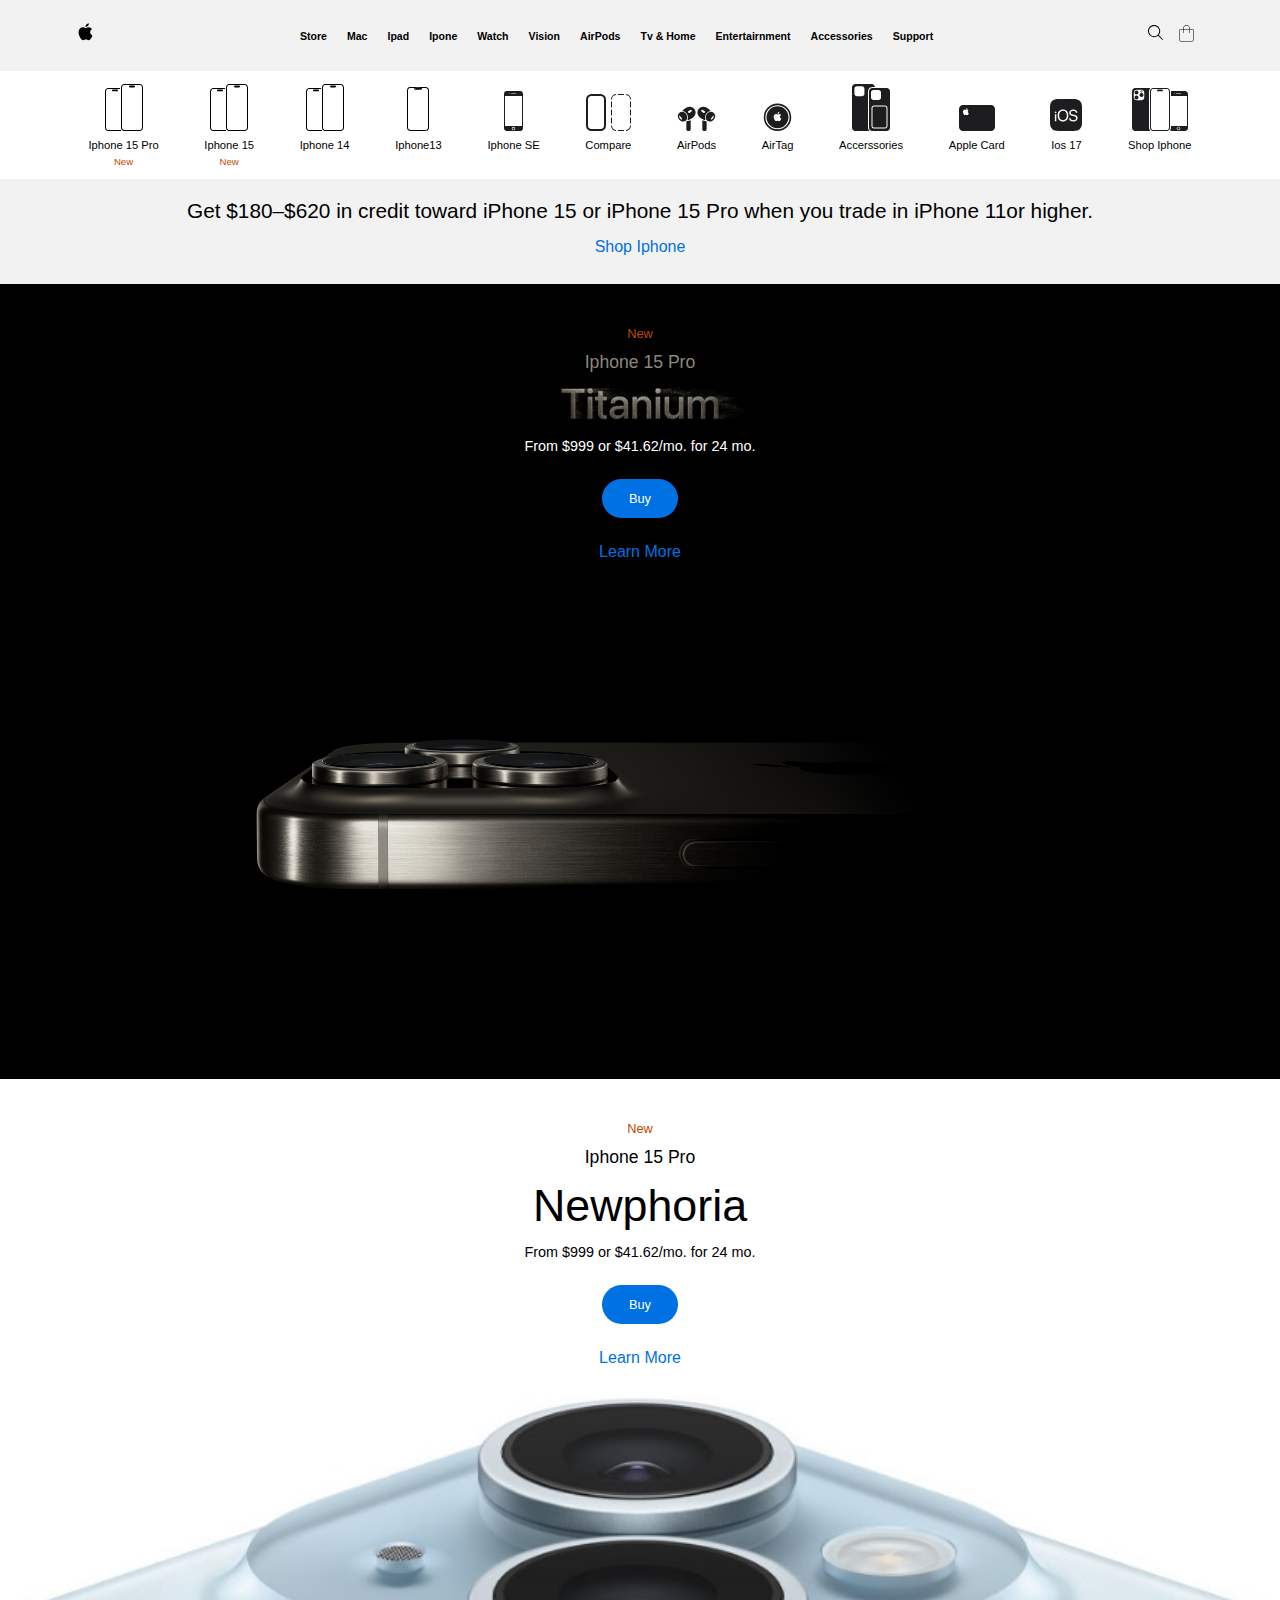
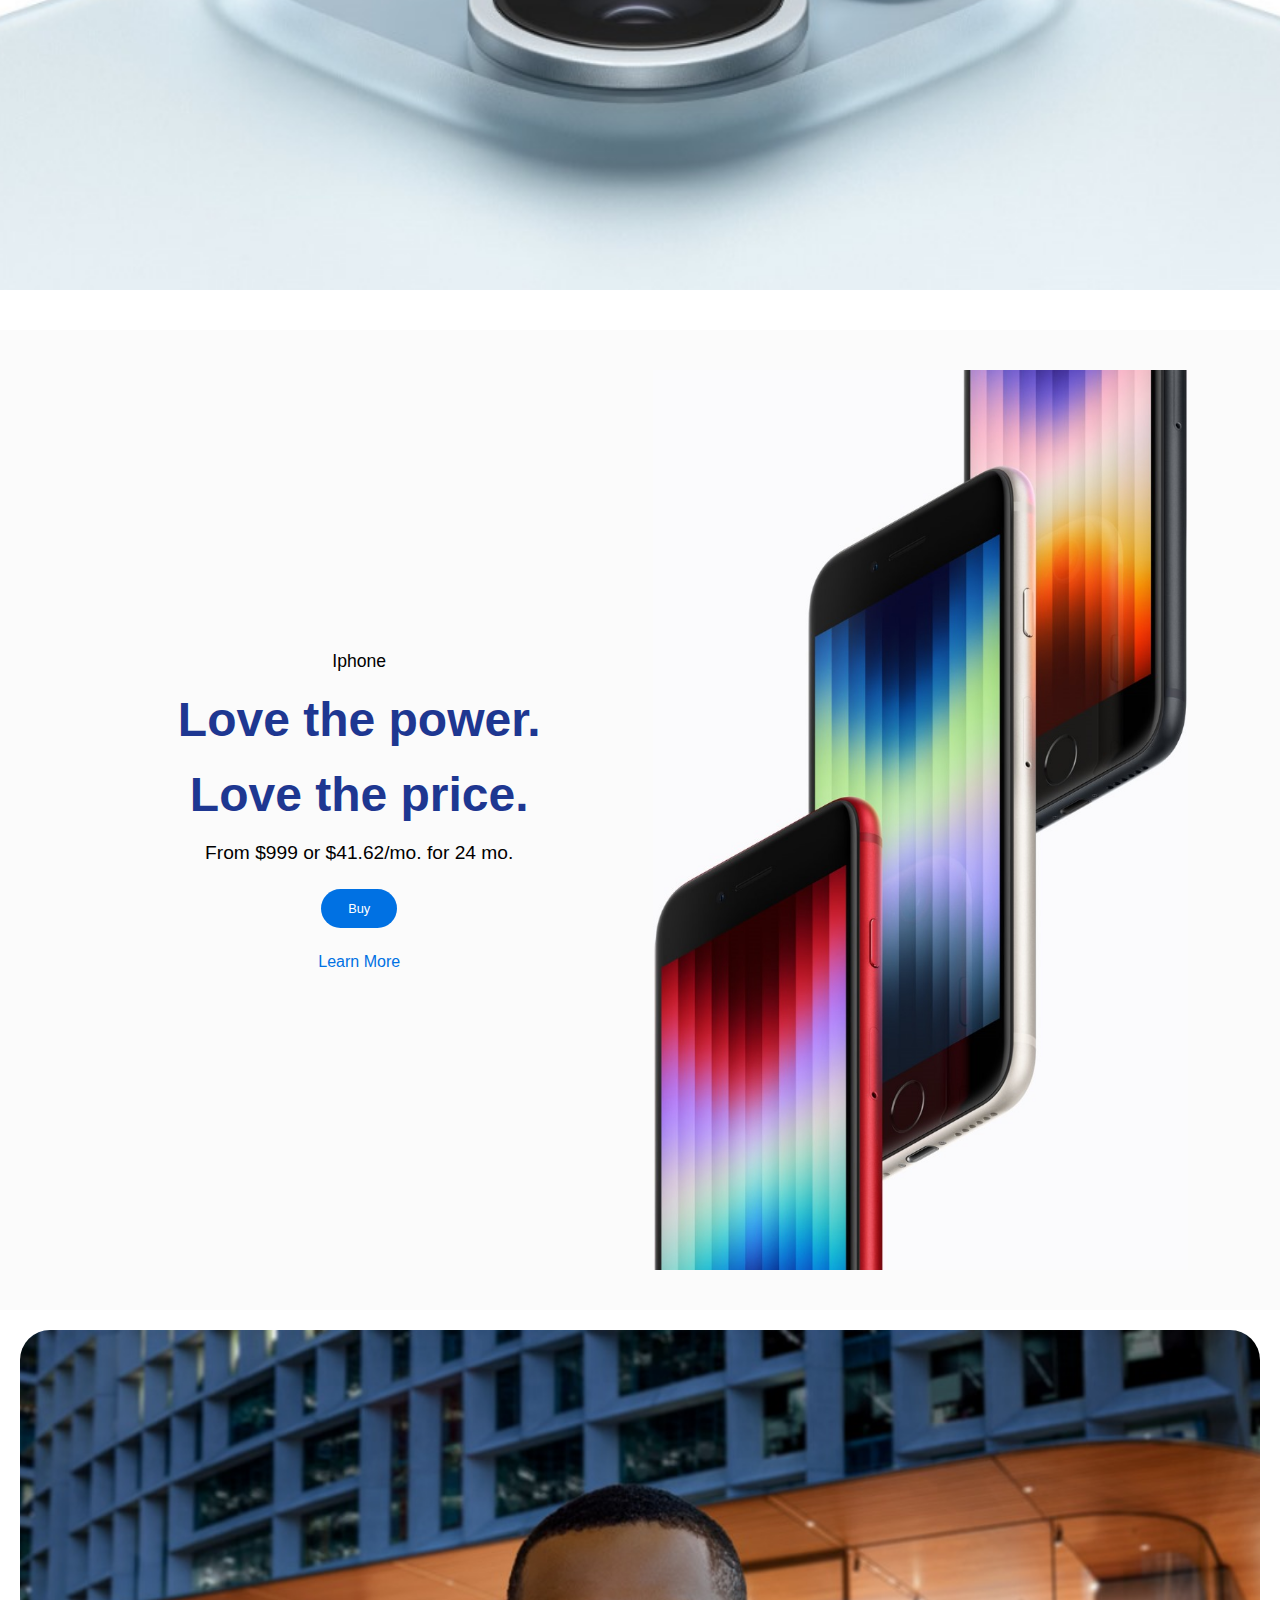
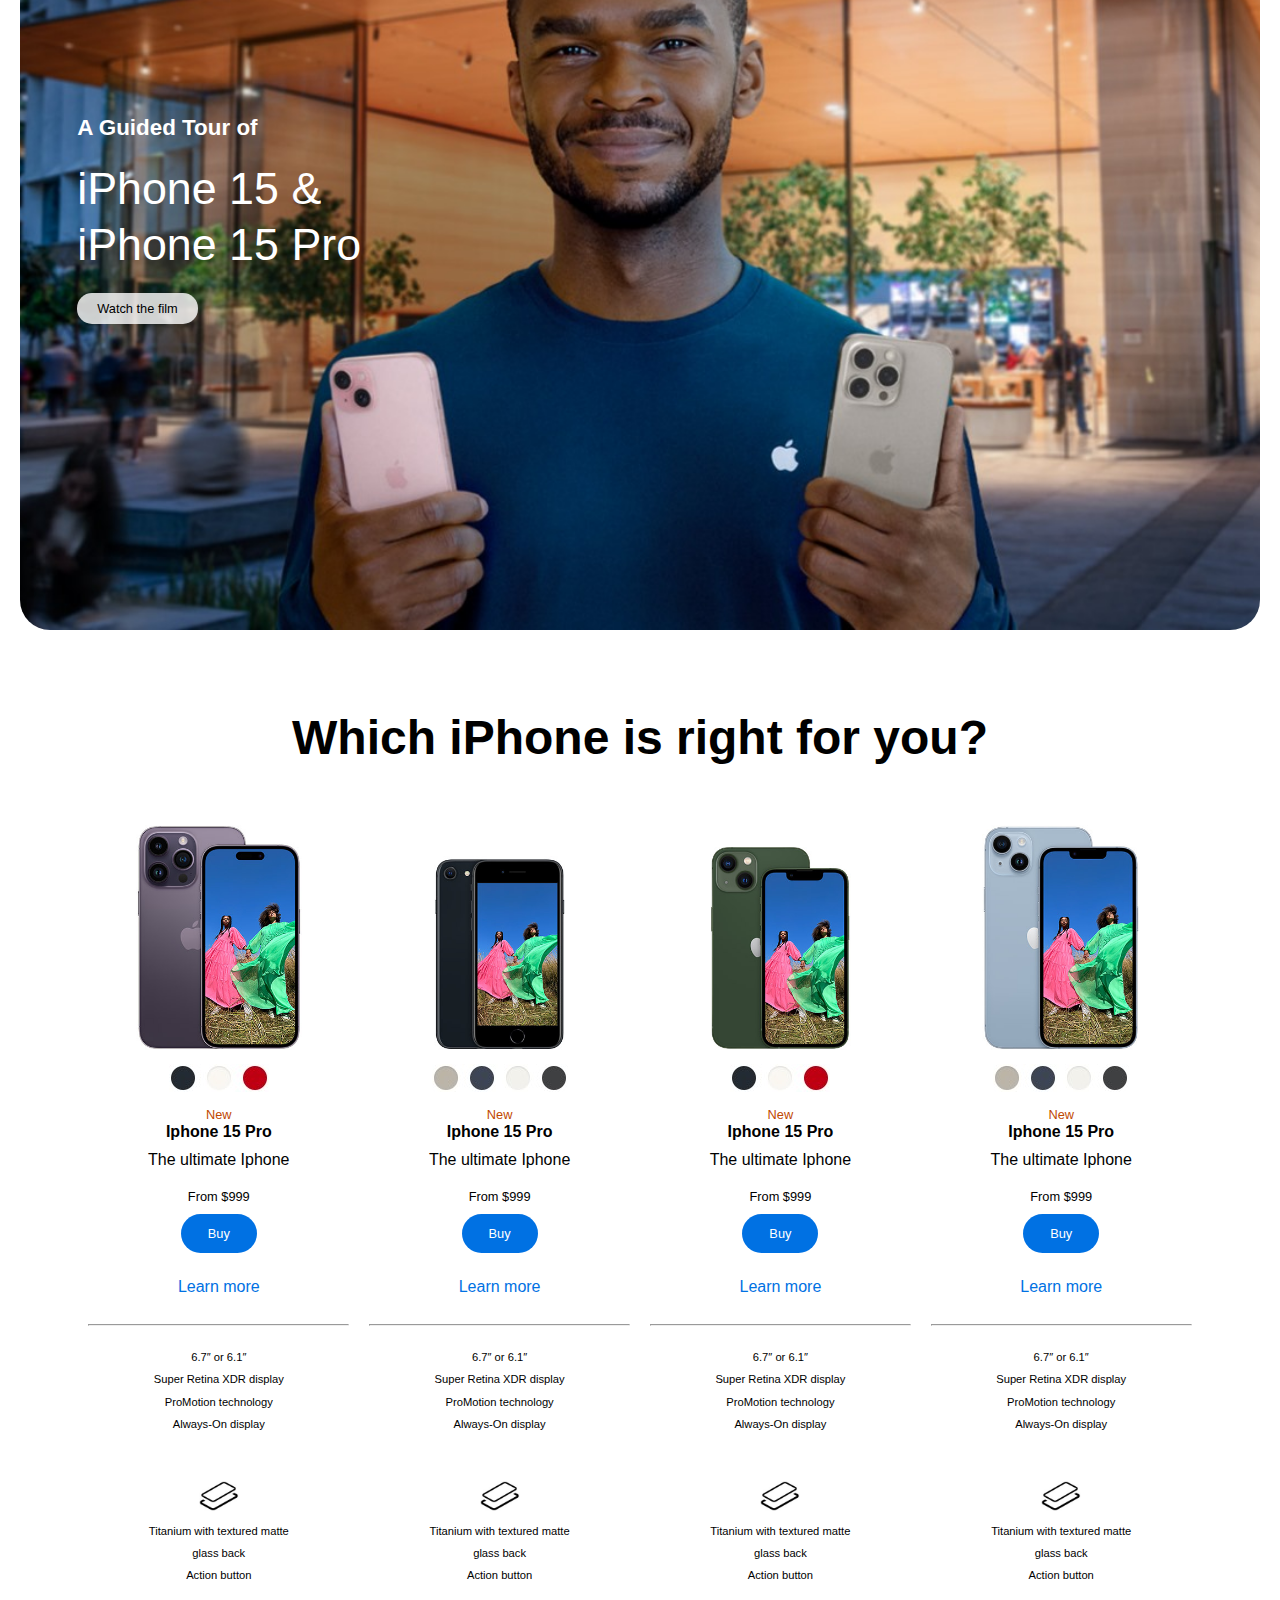
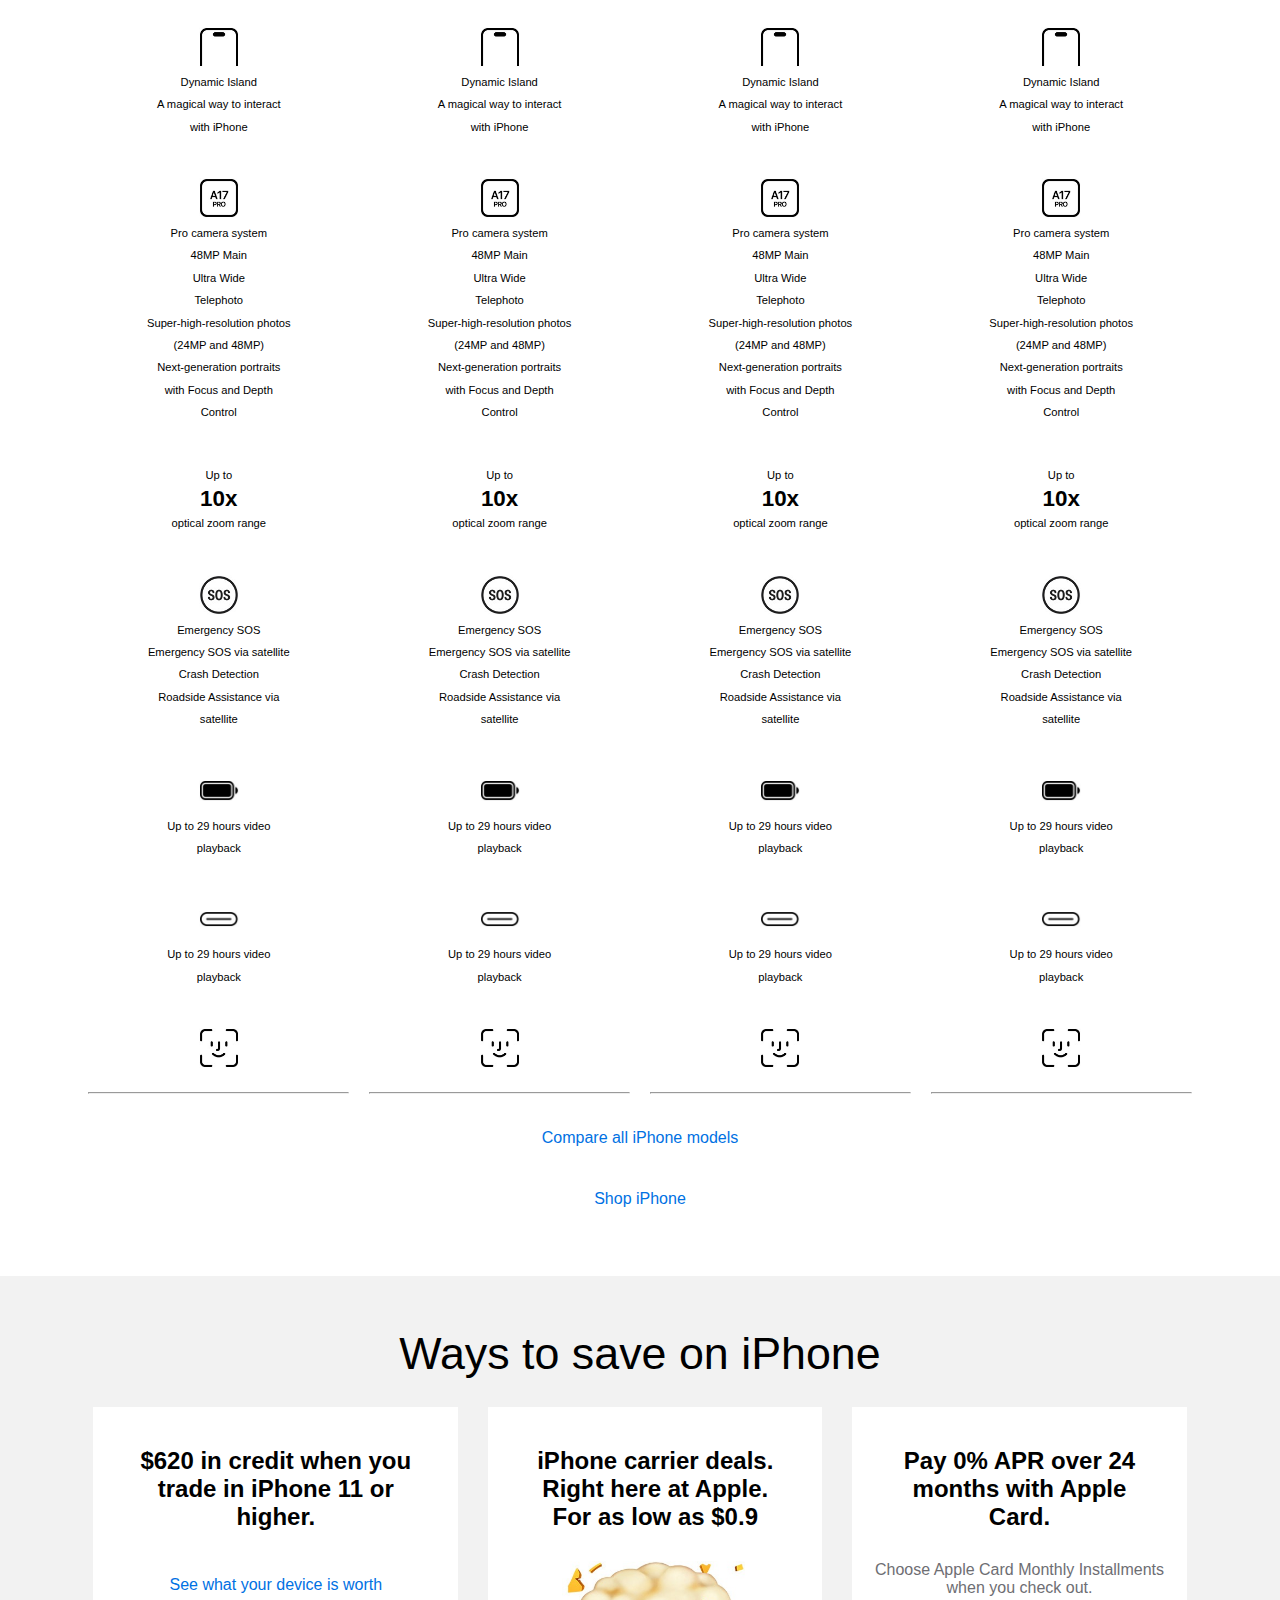
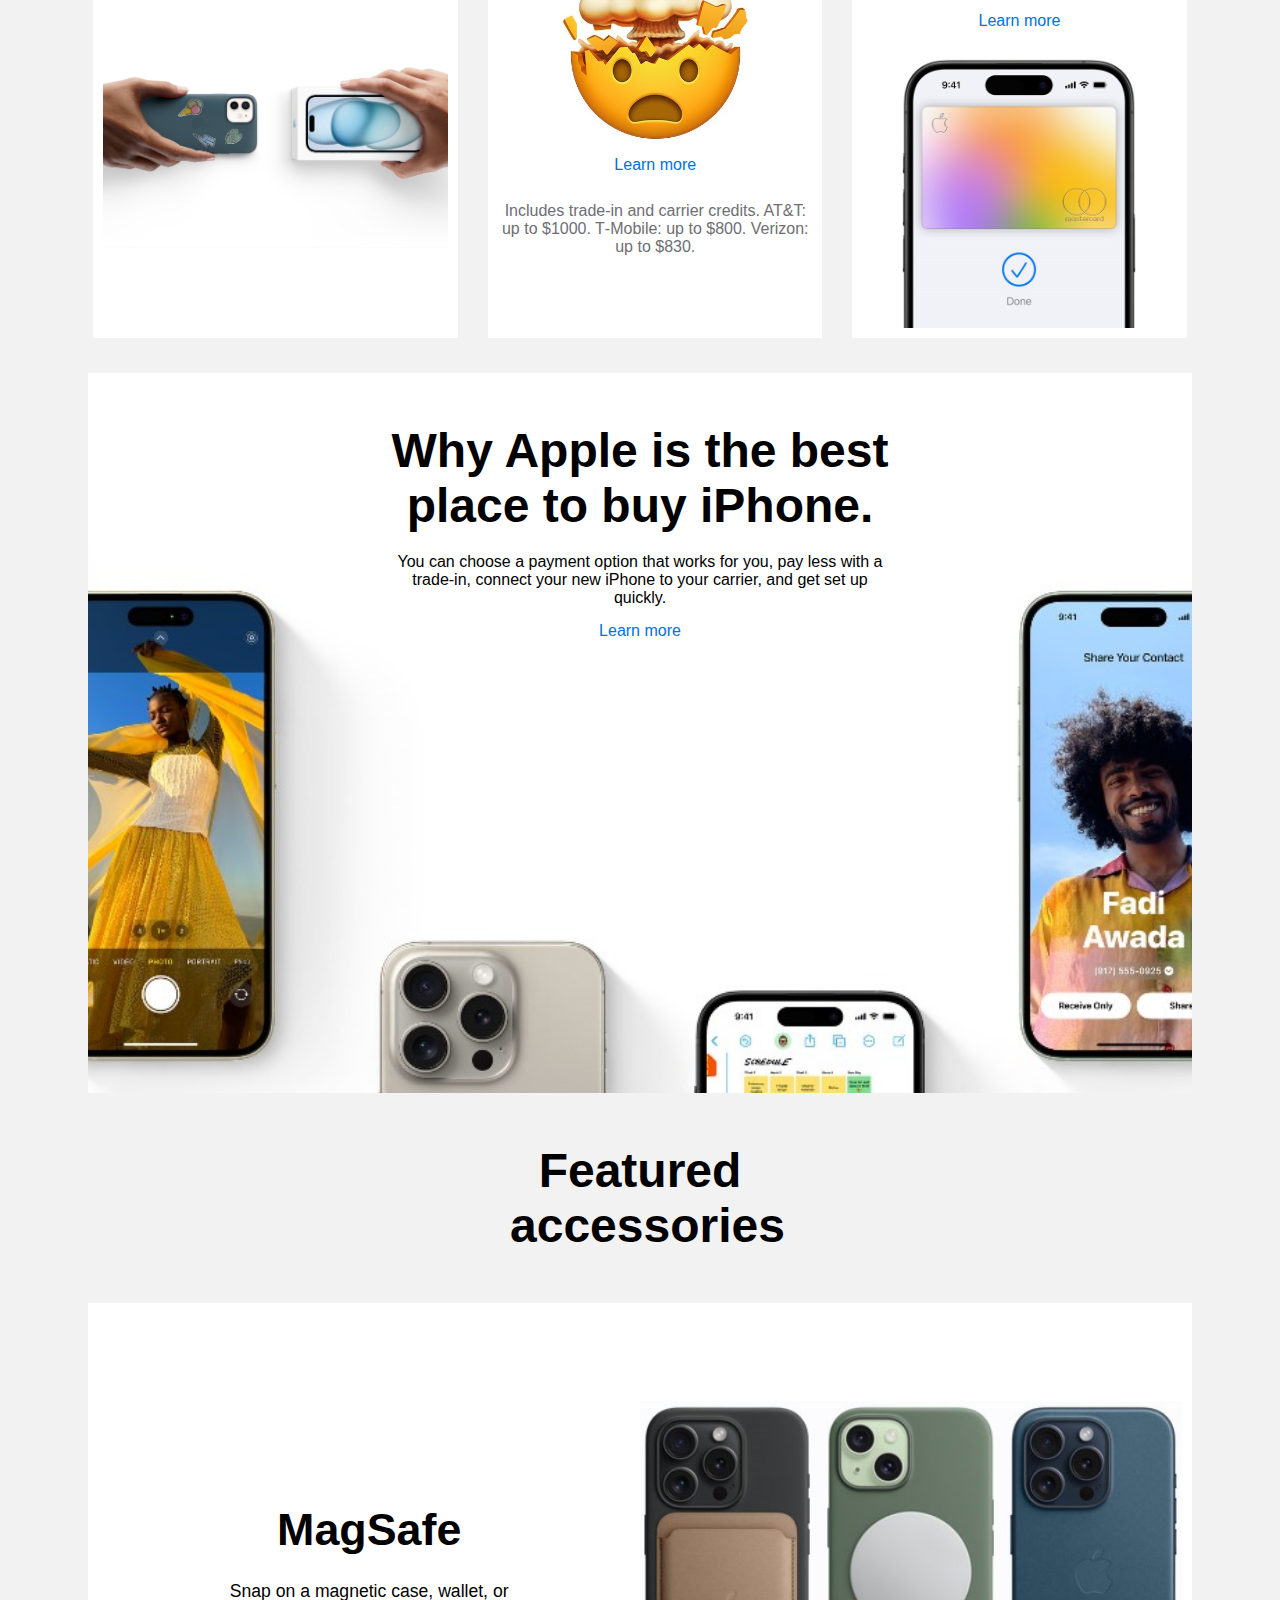
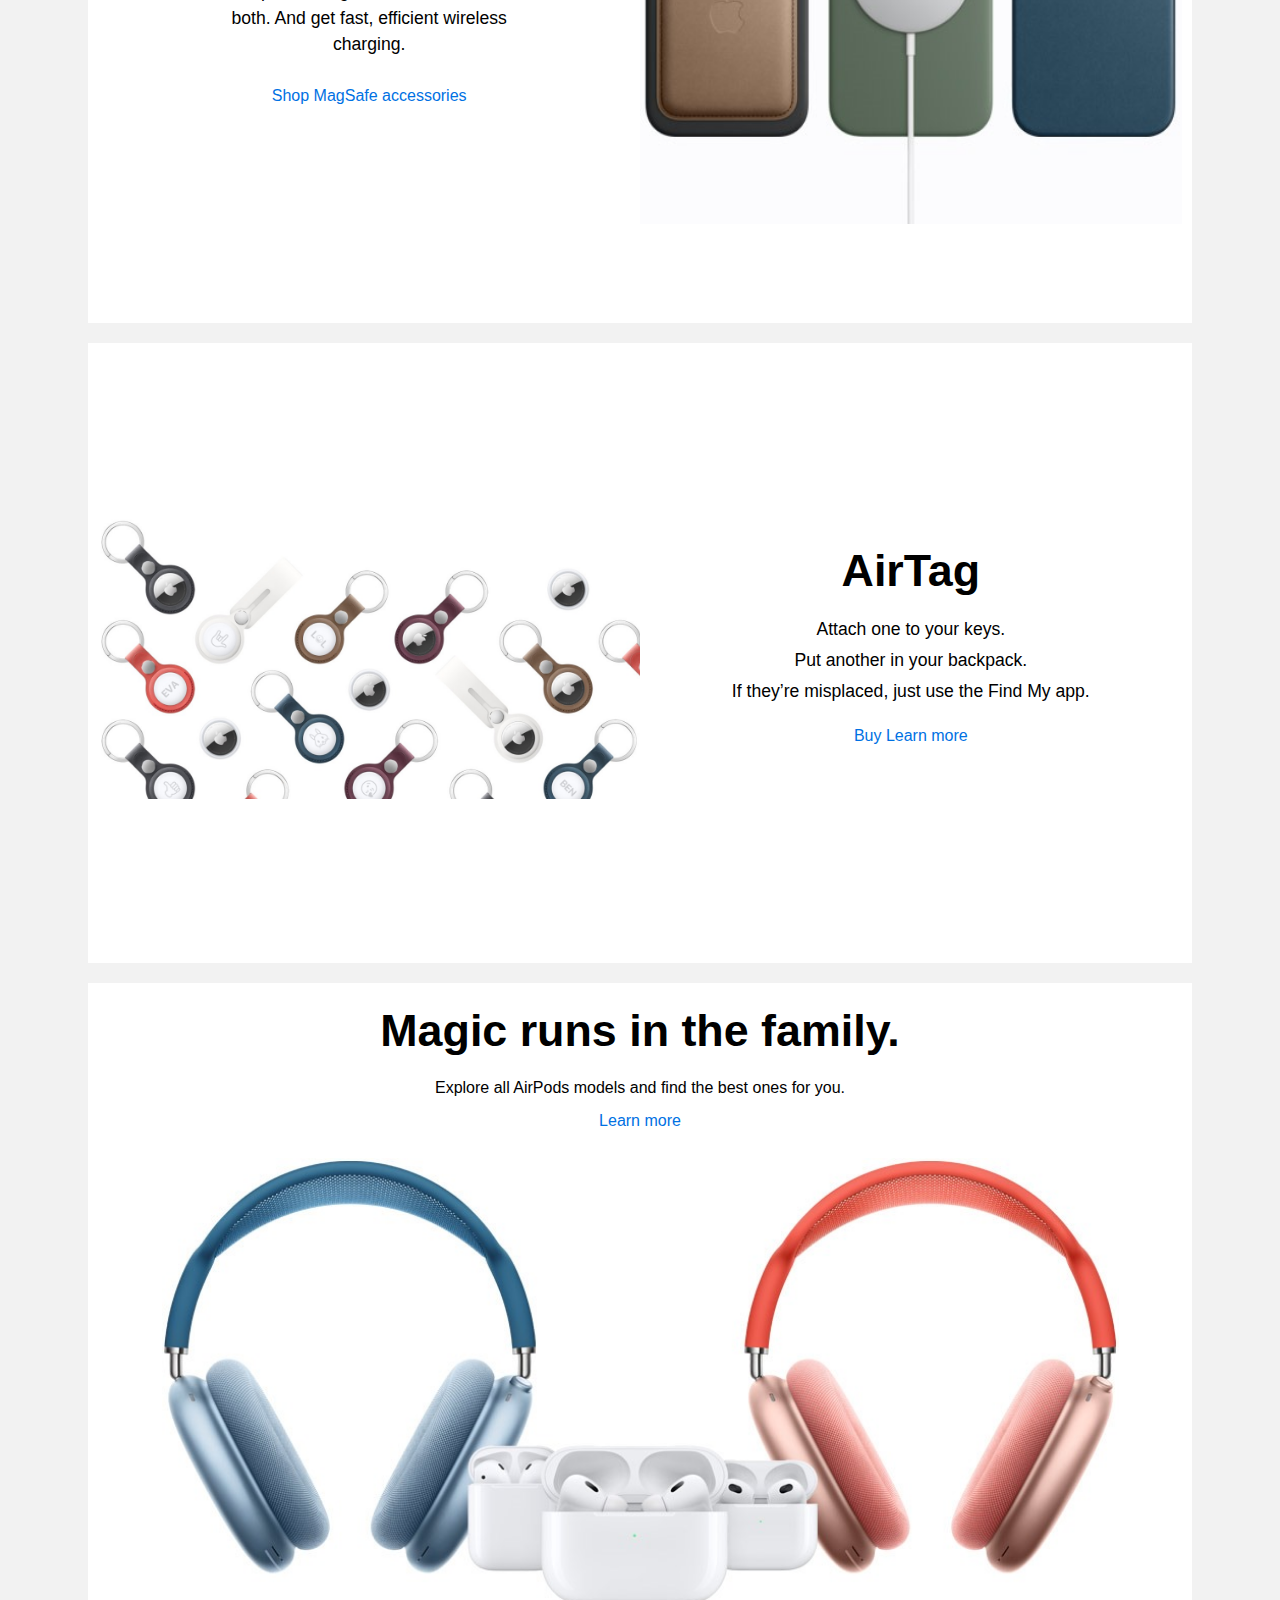
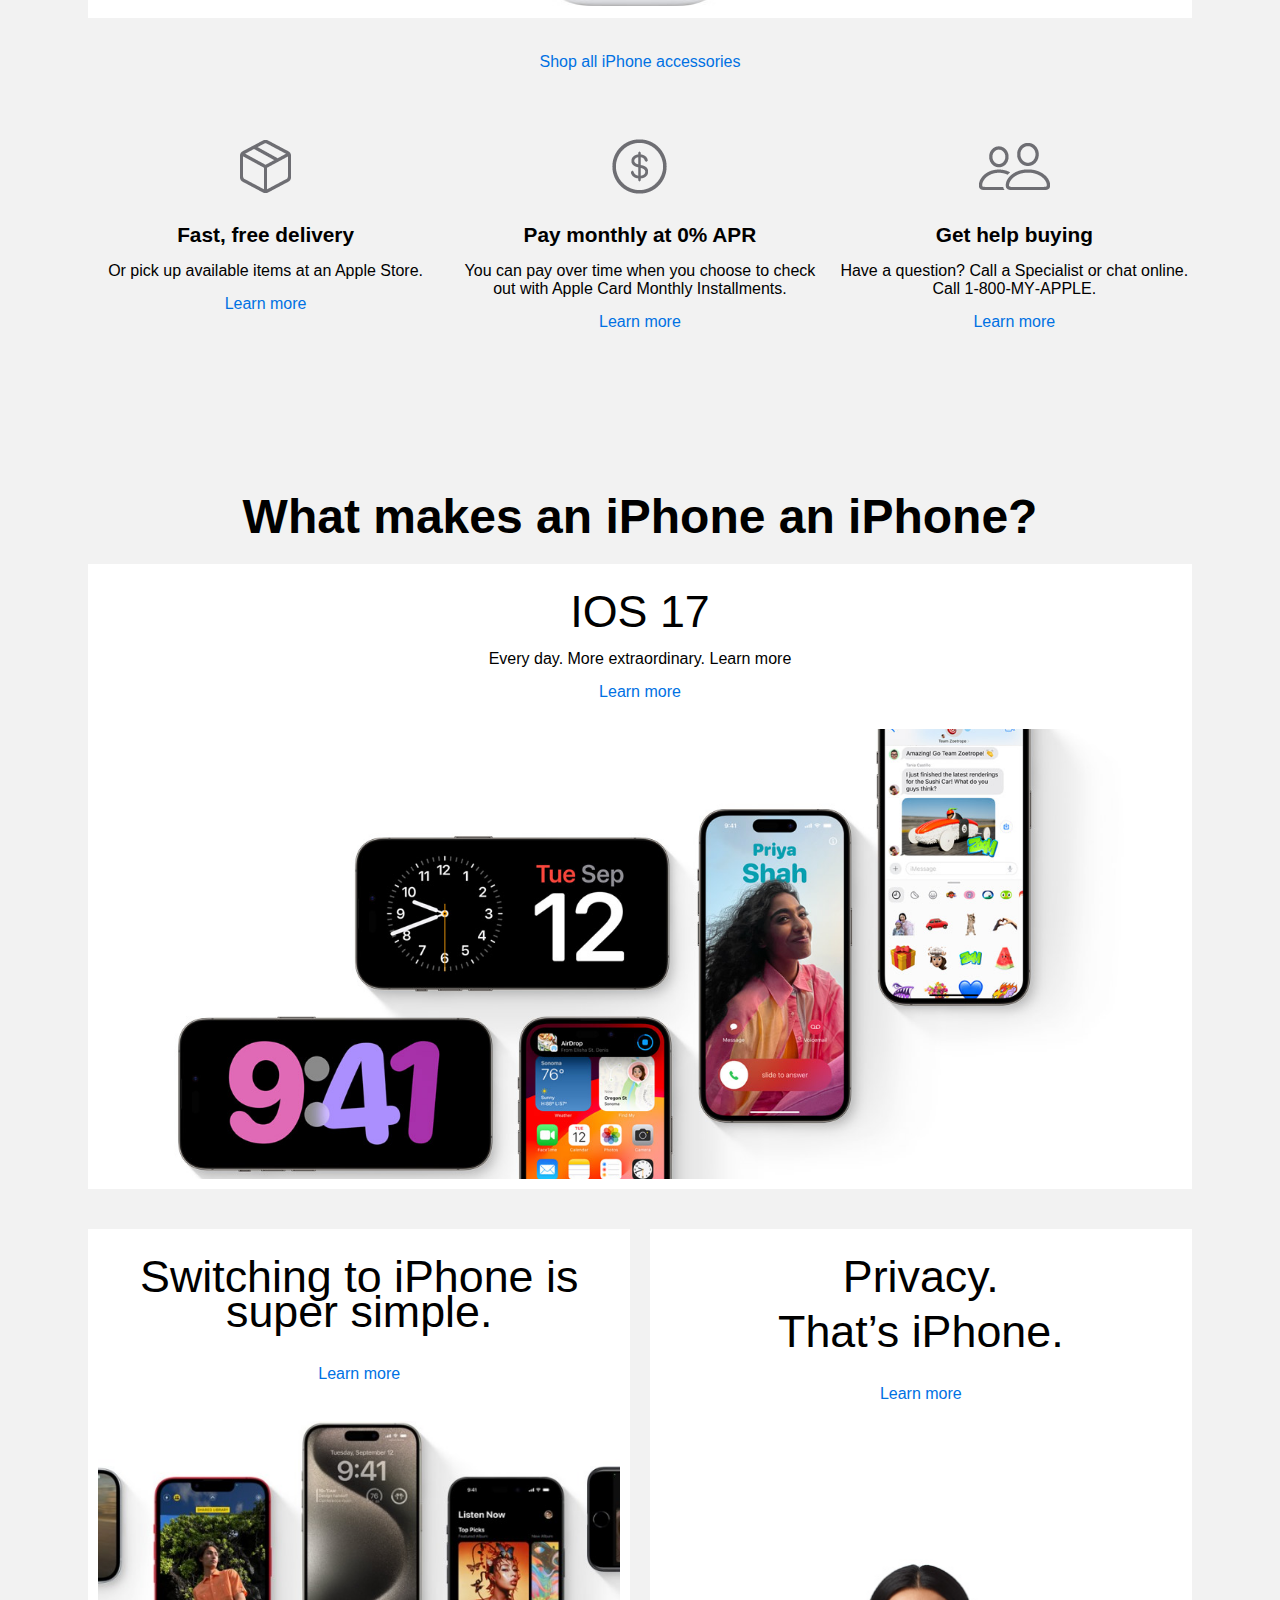
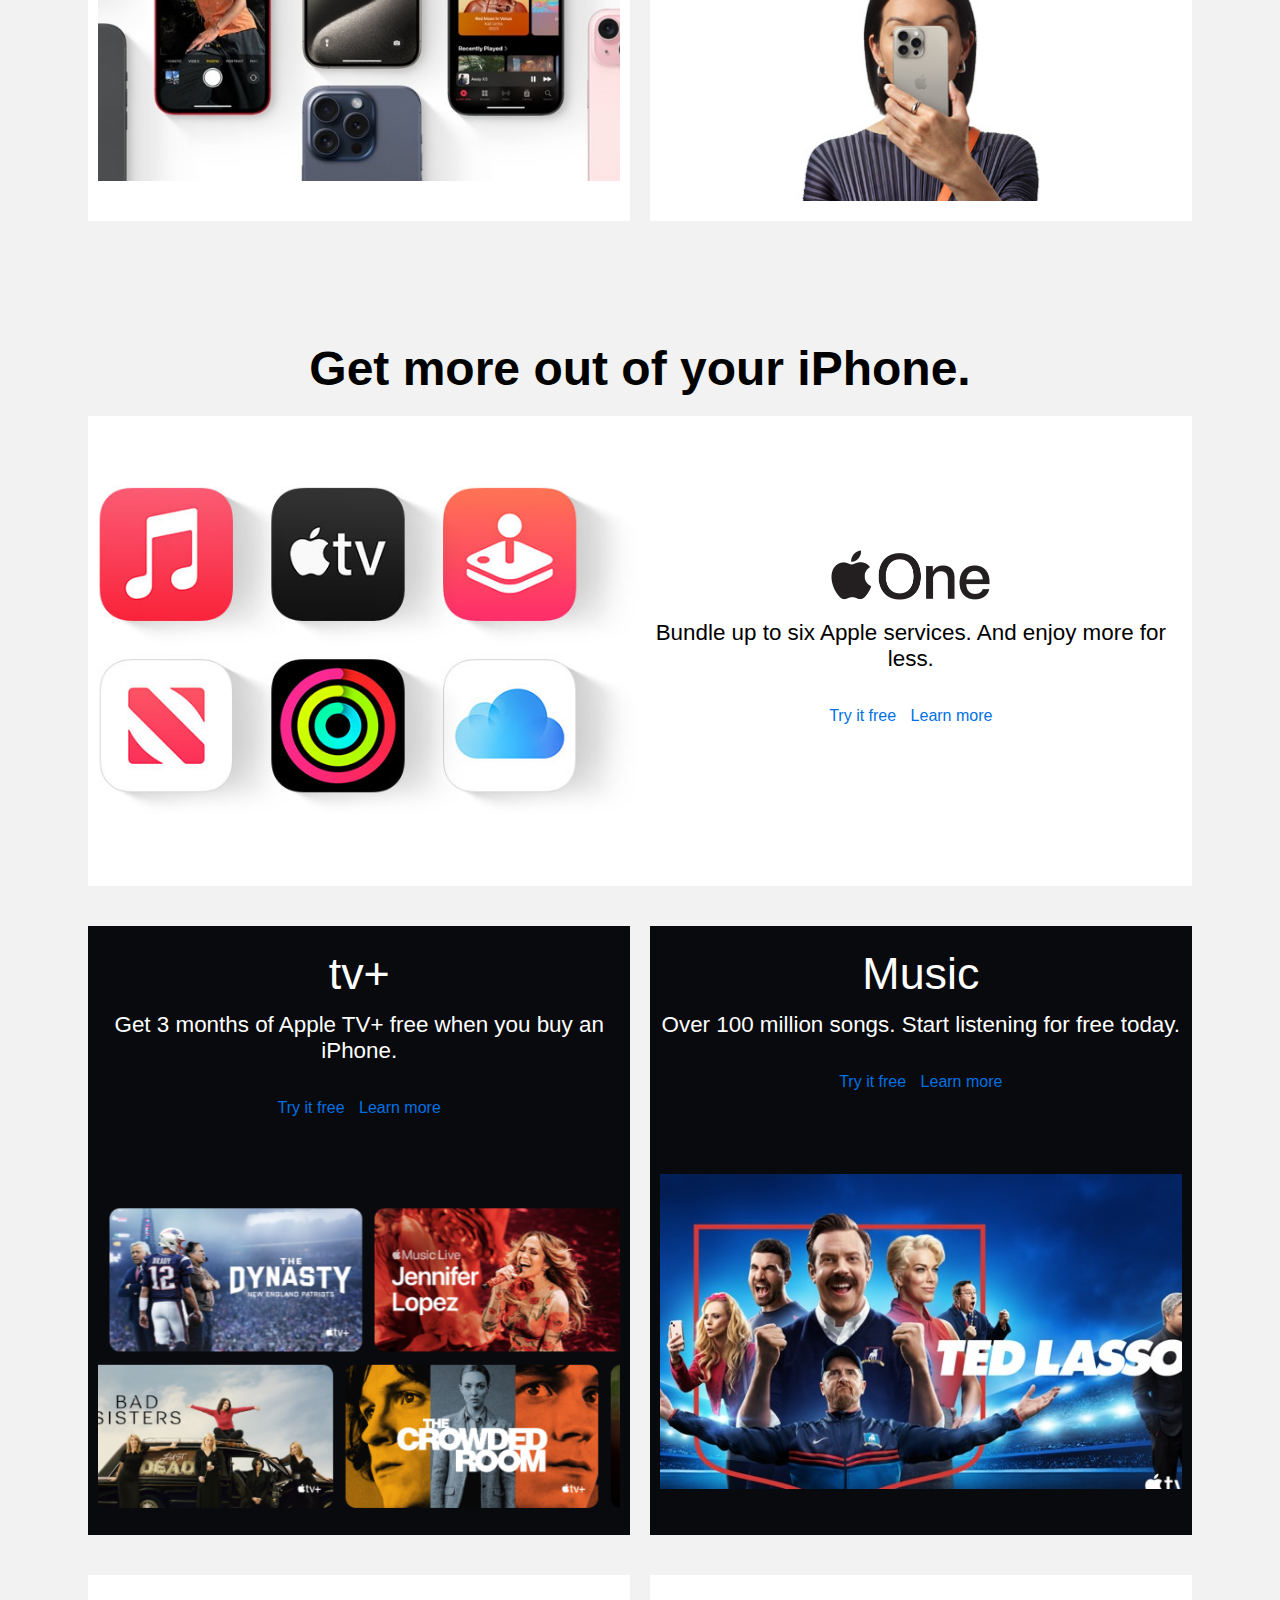
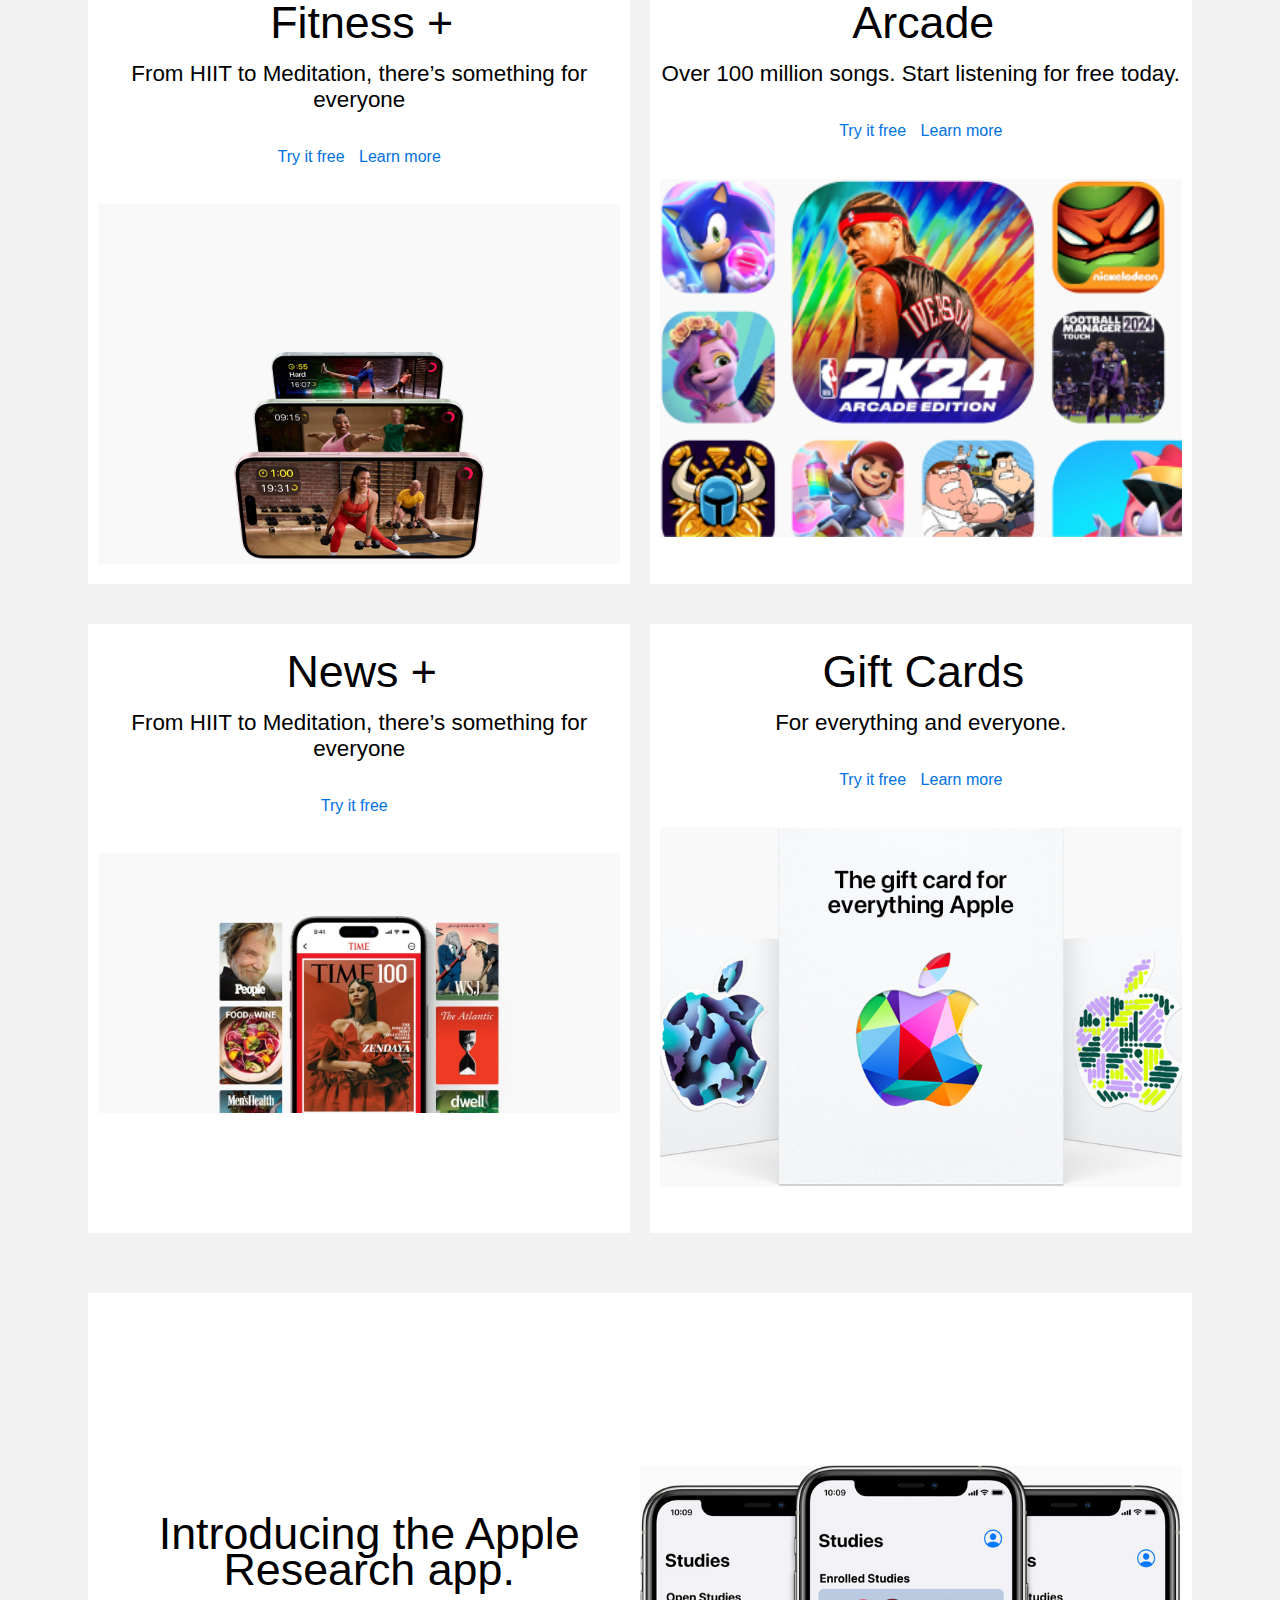
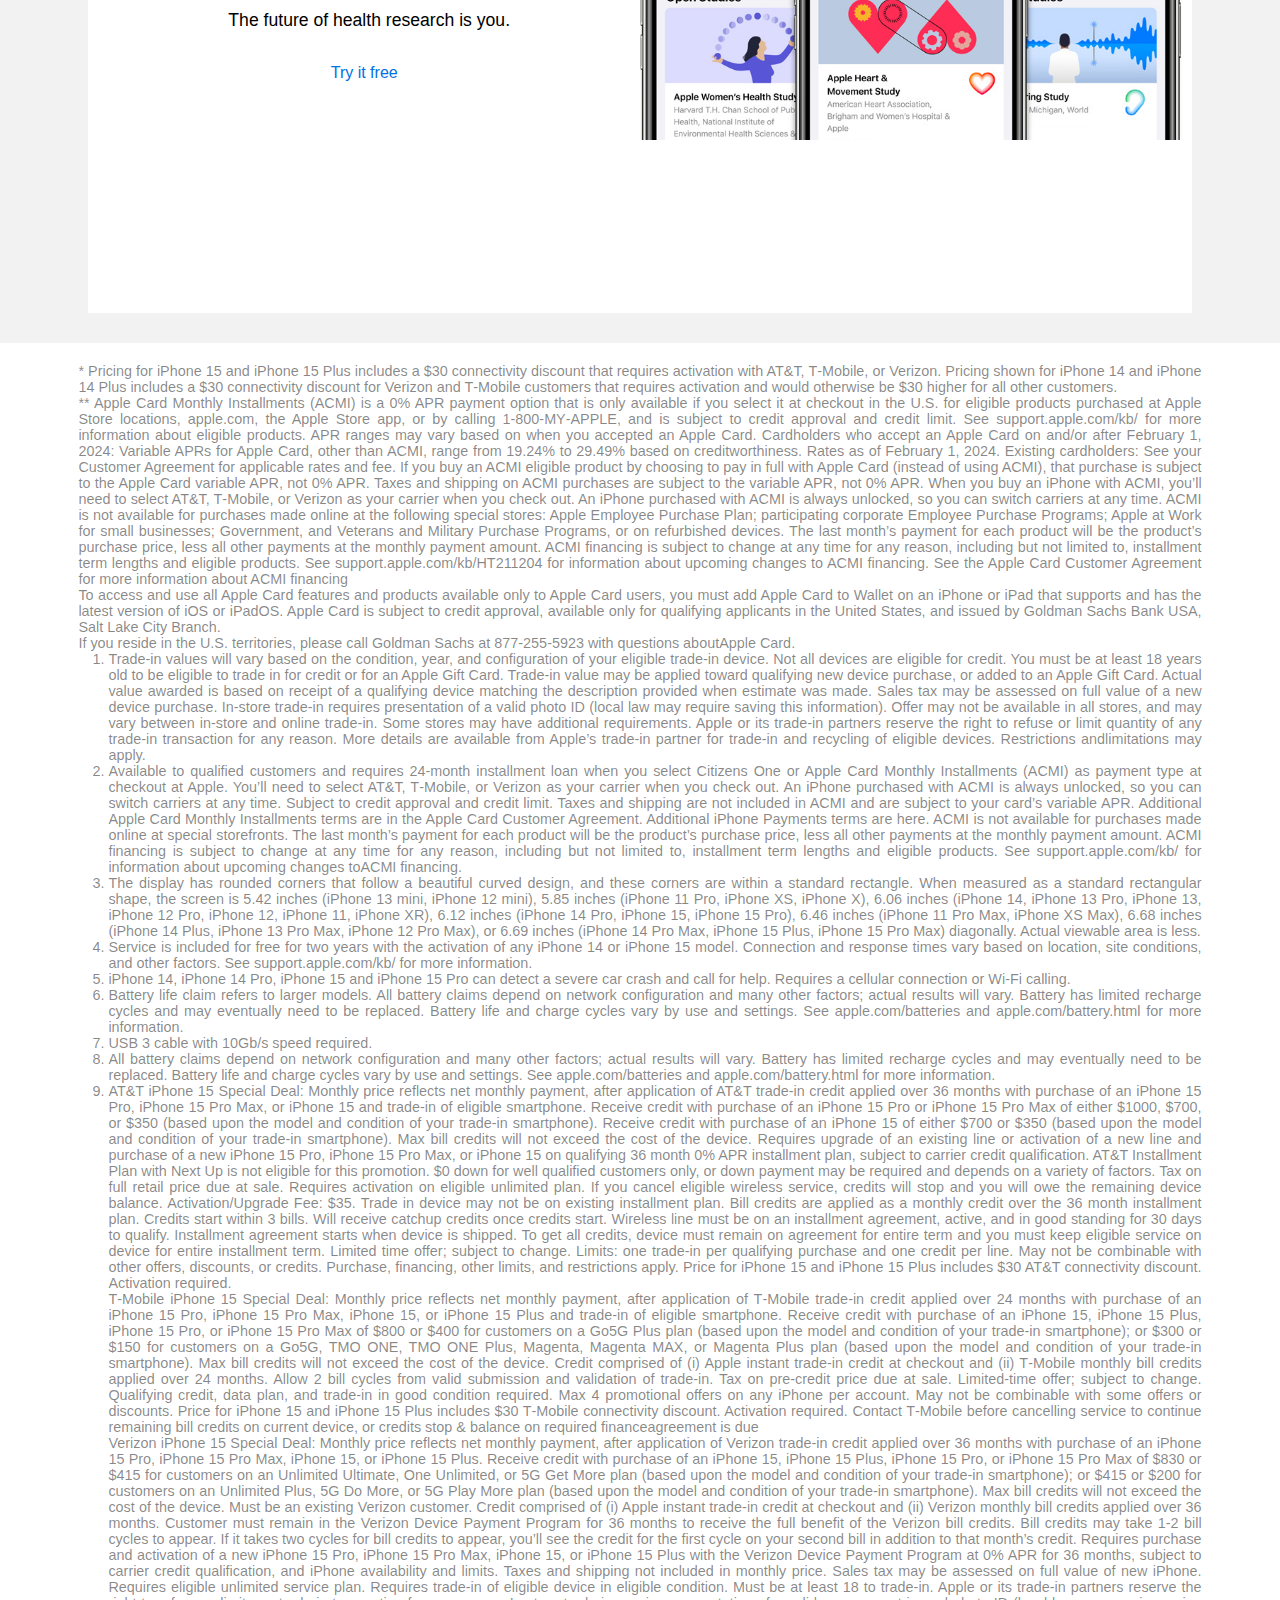
<file: index.htm>
<!DOCTYPE html>
<html lang="en">
<head>
  <meta charset="UTF-8" />
  <meta name="viewport" content="width=device-width, initial-scale=1.0" />
  <title>Alma🍎</title>
  <link rel="stylesheet" href="css/reset.css" />
  <link rel="stylesheet" href="css/style.css" />
  <link rel="shortcut icon" href="favicon.png" type="image/x-icon" />
</head>

<body>
  <header class="bggrey">
    <div class="headertop">
      <div class="container">
        <input type="checkbox" id=" bars" />
        <nav class="headernav">
          <a href="#"><svg viewBox="0 0 14 44" width="15px">
              <path
                d="m13.0729 17.6825a3.61 3.61 0 0 0 -1.7248 3.0365 3.5132 3.5132 0 0 0 2.1379 3.2223 8.394 8.394 0 0 1 -1.0948 2.2618c-.6816.9812-1.3943 1.9623-2.4787 1.9623s-1.3633-.63-2.613-.63c-1.2187 0-1.6525.6507-2.644.6507s-1.6834-.9089-2.4787-2.0243a9.7842 9.7842 0 0 1 -1.6628-5.2776c0-3.0984 2.014-4.7405 3.9969-4.7405 1.0535 0 1.9314.6919 2.5924.6919.63 0 1.6112-.7333 2.8092-.7333a3.7579 3.7579 0 0 1 3.1604 1.5802zm-3.7284-2.8918a3.5615 3.5615 0 0 0 .8469-2.22 1.5353 1.5353 0 0 0 -.031-.32 3.5686 3.5686 0 0 0 -2.3445 1.2084 3.4629 3.4629 0 0 0 -.8779 2.1585 1.419 1.419 0 0 0 .031.2892 1.19 1.19 0 0 0 .2169.0207 3.0935 3.0935 0 0 0 2.1586-1.1368z">
              </path>
            </svg></a>
          <ul id="menu">
            <li><a href="#">Store</a></li>
            <li><a href="#">Mac</a></li>
            <li><a href="#">Ipad</a></li>
            <li><a href="#">Ipone</a></li>
            <li><a href="#">Watch</a></li>
            <li><a href="#">Vision</a></li>
            <li><a href="#">AirPods</a></li>
            <li><a href="#">Tv & Home</a></li>
            <li><a href="#">Entertairnment</a></li>
            <li><a href="#">Accessories</a></li>
            <li><a href="#">Support</a></li>
          </ul>
          <div id="navicons">
            <a><img src="img/magnifying-glass.svg" alt="search" /></a>
            <a><img src="img/bag-shopping.svg" alt="basket" /></a>
            <label id="menuicon" for="bars"><img src="img/bars.svg" alt="menu" /></label>
          </div>
        </nav>
        <div id="sidebar">
          <div id="close"><label for="bars">🗙</label></div>
          <ul id="sidebarmenu">
            <li><a href="#">Store</a></li>
            <li><a href="#">Mac</a></li>
            <li><a href="#">Ipad</a></li>
            <li><a href="#">Iphone</a></li>
            <li><a href="#">Watch</a></li>
            <li><a href="#">Vision</a></li>
            <li><a href="#">AirPods</a></li>
            <li><a href="#">Tv & Home</a></li>
            <li><a href="#">Entertainment</a></li>
            <li><a href="#">Accessories</a></li>
            <li><a href="#">Support</a></li>
          </ul>
        </div>
      </div>
    </div>
    <div id="headerslider" class="bggreylight">
      <div class="container">
        <div class="headerslider">
          <div>
            <img src="img/slider1.svg" alt="slider" />
            <p>Iphone 15 Pro</p>
            <span class="new">New</span>
          </div>
          <div>
            <img src="img/slider2.svg" alt="slider" />
            <p>Iphone 15</p>
            <span class="new">New</span>
          </div>
          <div>
            <img src="img/slider3.svg" alt="slider" />
            <p>Iphone 14</p>
          </div>
          <div>
            <img src="img/slider4.svg" alt="slide" />
            <p>Iphone13</p>
          </div>
          <div>
            <img src="img/slider5.svg" alt="slide" />
            <p>Iphone SE</p>
          </div>
          <div>
            <img src="img/slider6.svg" alt="slide" />
            <p>Compare</p>
          </div>
          <div>
            <img src="img/slider7.svg" alt="slide" />
            <p>AirPods</p>
          </div>
          <div>
            <img src="img/slider8.svg" alt="slide" />
            <p>AirTag</p>
          </div>
          <div>
            <img src="img/slider9.svg" alt="slide" />
            <p>Accerssories</p>
          </div>
          <div>
            <img src="img/slider10.svg" alt="slide" />
            <p>Apple Card</p>
          </div>
          <div>
            <img src="img/slider11.svg" alt="slide" />
            <p>Ios 17</p>
          </div>
          <div>
            <img src="img/slider12.svg" alt="slide" />
            <p>Shop Iphone</p>
          </div>
        </div>
      </div>
    </div>
    <div id="headerbtm" class="txtcenter">
      <div class="container">
        <p>
          Get $180–$620 in credit toward iPhone 15 or iPhone 15 Pro when you
          trade in iPhone 11or higher.
        </p>
        <a class="links" href="#">Shop Iphone <i class="fa-solid fa-chevron-right"></i></a>
      </div>
    </div>
  </header>
  <main>
    <section id="titanium" class="txtcenter">
      <div class="titantop">
        <span class="new">New</span>
        <h6>Iphone 15 Pro</h6>
        <div class="titanium"></div>
        <p class="price">From $999 or $41.62/mo. for 24 mo.</p>
        <div><a class="btn" href="#">Buy</a></div>
        <a class="links" href="#">Learn More <i class="fa-solid fa-chevron-right"></i></a>
      </div>
      <div class="titanbtm"></div>
    </section>
    <section id="newphoria" class="txtcenter">
      <div class="newptop">
        <span class="new">New</span>
        <h6>Iphone 15 Pro</h6>
        <h2>Newphoria</h2>
        <p class="price">From $999 or $41.62/mo. for 24 mo.</p>
        <div><a class="btn" href="#">Buy</a></div>
        <a class="links" href="#">Learn More <i class="fa-solid fa-chevron-right"></i></a>
      </div>
      <div class="newpbtm"></div>
    </section>
    <section id="love" class="bggreylight txtcenter">
      <div class="container">
        <div class="love">
          <div class="lovetop">
            <h6>Iphone</h6>
            <h1>Love the power.</h1>
            <h1>Love the price.</h1>
            <p class="price">From $999 or $41.62/mo. for 24 mo.</p>
            <div><a class="btn" href="#">Buy</a></div>
            <a class="links" href="#">Learn More <i class="fa-solid fa-chevron-right"></i></a>
          </div>
          <div class="lovebtm"></div>
        </div>
      </div>
    </section>
    <section id="guidtour">
      <div class="container">
        <div class="guidtour txtcenter">
          <div class="guidtop">
            <h4>A Guided Tour of</h4>
            <h2>iPhone 15 &</h2>
            <h2>iPhone 15 Pro</h2>
            <a href="#" class="links watch">Watch the film <i class="fa-regular fa-circle-play"></i></a>
          </div>
          <div class="guidbtm"></div>
        </div>
      </div>
    </section>
    <section id="which" class="txtcenter">
      <h1>Which iPhone is right for you?</h1>
      <div class="container">
        <div class="phones">
          <div class="phonecard">
            <div class="phone">
              <div class="phonesimg">
                <img class="phoneimg" src="img/phone.jpg" alt="phone img" />
                <img src="img/applecolor.jpeg" alt="phone color" />
              </div>
              <div class="phonename">
                <span class="new">New</span>
                <p><b>Iphone 15 Pro</b></p>
                <p>The ultimate Iphone</p>
                <p class="from">From $999</p>
                <div><a href="#" class="btn">Buy</a></div>
                <a href="#" class="links">Learn more <i class="fa-solid fa-chevron-right"></i></a>
              </div>
            </div>
            <hr />
            <div class="features">
              <div>
                <p>6.7″ or 6.1″</p>
                <p>Super Retina XDR display</p>
                <p>ProMotion technology</p>
                <p>Always-On display</p>
              </div>
              <div>
                <img src="img/icon4.jpeg" alt="" />
                <p>Titanium with textured matte glass back</p>
                <p>Action button</p>
              </div>
              <div>
                <img src="img/icon11.jpeg" alt="" />
                <p>Dynamic Island</p>
                <p>A magical way to interact with iPhone</p>
              </div>
              <div>
                <img src="img/icon6.jpeg" alt="" />
                <p>Pro camera system</p>
                <p>48MP Main</p>
                <p>Ultra Wide</p>
                <p>Telephoto</p>
                <p>Super-high-resolution photos (24MP and 48MP)</p>
                <p>Next-generation portraits with Focus and Depth Control</p>
              </div>
              <div>
                <p>Up to</p>
                <p class="zoom">10x</p>
                <p>optical zoom range</p>
              </div>
              <div>
                <img src="img/icon7.jpeg" alt="" />
                <p>Emergency SOS</p>
                <p>Emergency SOS via satellite</p>
                <p>Crash Detection</p>
                <p>Roadside Assistance via satellite</p>
              </div>
              <div>
                <img src="img/icon9.jpeg" alt="" />
                <p>Up to 29 hours video playback</p>
              </div>
              <div>
                <img src="img/icon3.jpeg" alt="" />
                <p>Up to 29 hours video playback</p>
              </div>
              <div>
                <img src="img/icon.jpeg" alt="" />
              </div>
            </div>
            <hr />
          </div>
          <div class="phonecard">
            <div class="phone">
              <div class="phonesimg">
                <img class="phoneimg" src="img/phone4.jpg" alt="phone img" />
                <img src="img/applecolor3.jpeg" alt="phone color" />
              </div>
              <div class="phonename">
                <span class="new">New</span>
                <p><b>Iphone 15 Pro</b></p>
                <p>The ultimate Iphone</p>
                <p class="from">From $999</p>
                <div><a href="#" class="btn">Buy</a></div>
                <a href="#" class="links">Learn more <i class="fa-solid fa-chevron-right"></i></a>
              </div>
            </div>
            <hr />
            <div class="features">
              <div>
                <p>6.7″ or 6.1″</p>
                <p>Super Retina XDR display</p>
                <p>ProMotion technology</p>
                <p>Always-On display</p>
              </div>
              <div>
                <img src="img/icon4.jpeg" alt="" />
                <p>Titanium with textured matte glass back</p>
                <p>Action button</p>
              </div>
              <div>
                <img src="img/icon11.jpeg" alt="" />
                <p>Dynamic Island</p>
                <p>A magical way to interact with iPhone</p>
              </div>
              <div>
                <img src="img/icon6.jpeg" alt="" />
                <p>Pro camera system</p>
                <p>48MP Main</p>
                <p>Ultra Wide</p>
                <p>Telephoto</p>
                <p>Super-high-resolution photos (24MP and 48MP)</p>
                <p>Next-generation portraits with Focus and Depth Control</p>
              </div>
              <div>
                <p>Up to</p>
                <p class="zoom">10x</p>
                <p>optical zoom range</p>
              </div>
              <div>
                <img src="img/icon7.jpeg" alt="" />
                <p>Emergency SOS</p>
                <p>Emergency SOS via satellite</p>
                <p>Crash Detection</p>
                <p>Roadside Assistance via satellite</p>
              </div>
              <div>
                <img src="img/icon9.jpeg" alt="" />
                <p>Up to 29 hours video playback</p>
              </div>
              <div>
                <img src="img/icon3.jpeg" alt="" />
                <p>Up to 29 hours video playback</p>
              </div>
              <div>
                <img src="img/icon.jpeg" alt="" />
              </div>
            </div>
            <hr />
          </div>
          <div class="phonecard">
            <div class="phone">
              <div class="phonesimg">
                <img class="phoneimg" src="img/phone3.jpg" alt="phone img" />
                <img src="img/applecolor.jpeg" alt="phone color" />
              </div>
              <div class="phonename">
                <span class="new">New</span>
                <p><b>Iphone 15 Pro</b></p>
                <p>The ultimate Iphone</p>
                <p class="from">From $999</p>
                <div><a href="#" class="btn">Buy</a></div>
                <a href="#" class="links">Learn more <i class="fa-solid fa-chevron-right"></i></a>
              </div>
            </div>
            <hr />
            <div class="features">
              <div>
                <p>6.7″ or 6.1″</p>
                <p>Super Retina XDR display</p>
                <p>ProMotion technology</p>
                <p>Always-On display</p>
              </div>
              <div>
                <img src="img/icon4.jpeg" alt="" />
                <p>Titanium with textured matte glass back</p>
                <p>Action button</p>
              </div>
              <div>
                <img src="img/icon11.jpeg" alt="" />
                <p>Dynamic Island</p>
                <p>A magical way to interact with iPhone</p>
              </div>
              <div>
                <img src="img/icon6.jpeg" alt="" />
                <p>Pro camera system</p>
                <p>48MP Main</p>
                <p>Ultra Wide</p>
                <p>Telephoto</p>
                <p>Super-high-resolution photos (24MP and 48MP)</p>
                <p>Next-generation portraits with Focus and Depth Control</p>
              </div>
              <div>
                <p>Up to</p>
                <p class="zoom">10x</p>
                <p>optical zoom range</p>
              </div>
              <div>
                <img src="img/icon7.jpeg" alt="" />
                <p>Emergency SOS</p>
                <p>Emergency SOS via satellite</p>
                <p>Crash Detection</p>
                <p>Roadside Assistance via satellite</p>
              </div>
              <div>
                <img src="img/icon9.jpeg" alt="" />
                <p>Up to 29 hours video playback</p>
              </div>
              <div>
                <img src="img/icon3.jpeg" alt="" />
                <p>Up to 29 hours video playback</p>
              </div>
              <div>
                <img src="img/icon.jpeg" alt="" />
              </div>
            </div>
            <hr />
          </div>
          <div class="phonecard">
            <div class="phone">
              <div class="phonesimg">
                <img class="phoneimg" src="img/phone2.jpg" alt="phone img" />
                <img src="img/applecolor3.jpeg" alt="phone color" />
              </div>
              <div class="phonename">
                <span class="new">New</span>
                <p><b>Iphone 15 Pro</b></p>
                <p>The ultimate Iphone</p>
                <p class="from">From $999</p>
                <div><a href="#" class="btn">Buy</a></div>
                <a href="#" class="links">Learn more <i class="fa-solid fa-chevron-right"></i></a>
              </div>
            </div>
            <hr />
            <div class="features">
              <div>
                <p>6.7″ or 6.1″</p>
                <p>Super Retina XDR display</p>
                <p>ProMotion technology</p>
                <p>Always-On display</p>
              </div>
              <div>
                <img src="img/icon4.jpeg" alt="" />
                <p>Titanium with textured matte glass back</p>
                <p>Action button</p>
              </div>
              <div>
                <img src="img/icon11.jpeg" alt="" />
                <p>Dynamic Island</p>
                <p>A magical way to interact with iPhone</p>
              </div>
              <div>
                <img src="img/icon6.jpeg" alt="" />
                <p>Pro camera system</p>
                <p>48MP Main</p>
                <p>Ultra Wide</p>
                <p>Telephoto</p>
                <p>Super-high-resolution photos (24MP and 48MP)</p>
                <p>Next-generation portraits with Focus and Depth Control</p>
              </div>
              <div>
                <p>Up to</p>
                <p class="zoom">10x</p>
                <p>optical zoom range</p>
              </div>
              <div>
                <img src="img/icon7.jpeg" alt="" />
                <p>Emergency SOS</p>
                <p>Emergency SOS via satellite</p>
                <p>Crash Detection</p>
                <p>Roadside Assistance via satellite</p>
              </div>
              <div>
                <img src="img/icon9.jpeg" alt="" />
                <p>Up to 29 hours video playback</p>
              </div>
              <div>
                <img src="img/icon3.jpeg" alt="" />
                <p>Up to 29 hours video playback</p>
              </div>
              <div>
                <img src="img/icon.jpeg" alt="" />
              </div>
            </div>
            <hr />
          </div>
        </div>
        <div class="txtcenter">
          <div>
            <a href="#" class="links">Compare all iPhone models
              <i class="fa-solid fa-chevron-right"></i></a>
          </div>
          <div>
            <a href="#" class="links">
              Shop iPhone <i class="fa-solid fa-chevron-right"></i></a>
          </div>
        </div>
      </div>
    </section>
    <section id="waystosave" class="txtcenter bggrey">
      <div class="container">
        <h2>Ways to save on iPhone</h2>
        <div class="allcard">
          <div class="card card1">
            <h5>$620 in credit when you trade in iPhone 11 or higher.</h5>
            <a href="#" class="links">See what your device is worth
              <i class="fa-solid fa-chevron-right"></i></a>
            <div class="cardimg1"></div>
          </div>
          <div class="cards">
            <div class="card">
              <h5>
                iPhone carrier deals. Right here at Apple. For as low as $0.9
              </h5>
              <div class="cardimg2"></div>
              <a href="#" class="links">Learn more <i class="fa-solid fa-chevron-right"></i></a>
              <p>
                Includes trade‑in and carrier credits. AT&T: up to $1000.
                T‑Mobile: up to $800. Verizon: up to $830.
              </p>
            </div>
            <div class="card">
              <h5>Pay 0% APR over 24 months with Apple Card.</h5>
              <p>
                Choose Apple Card Monthly Installments when you check out.
              </p>
              <a href="#" class="links">Learn more <i class="fa-solid fa-chevron-right"></i></a>
              <div class="cardimg3"></div>
            </div>
          </div>
        </div>
        <div id="whyapple">
          <div>
            <h1>Why Apple is the best place to buy iPhone.</h1>
            <p>
              You can choose a payment option that works for you, pay less
              with a trade‑in, connect your new iPhone to your carrier, and
              get set up quickly.
            </p>
            <a href="#" class="links">Learn more <i class="fa-solid fa-chevron-right"></i></a>
            <div class="whybtm"></div>
          </div>
        </div>
        <div id="accessories">
          <h1>Featured accessories</h1>
          <div class="magair">
            <div class="magtop w50">
              <h2>MagSafe</h2>
              <p>
                Snap on a magnetic case, wallet, or both. And get fast,
                efficient wireless charging.
              </p>
              <a href="#" class="links">Shop MagSafe accessories
                <i class="fa-solid fa-chevron-right"></i></a>
            </div>
            <div class="magairbtm magbtm w50"></div>
          </div>
          <div class="magair">
            <div class="airtop w50">
              <h2>AirTag</h2>
              <p>Attach one to your keys.</p>
              <p>Put another in your backpack.</p>
              <p>If they’re misplaced, just use the Find My app.</p>
              <div>
                <a href="#" class="links">Buy <i class="fa-solid fa-chevron-right"></i></a>
                <a href="#" class="links">Learn more <i class="fa-solid fa-chevron-right"></i></a>
              </div>
            </div>
            <div class="magairbtm airbtm w50"></div>
          </div>
          <div class="magic">
            <div class="sectop">
              <h2>Magic runs in the family.</h2>
              <p>
                Explore all AirPods models and find the best ones for you.
              </p>
              <a href="#" class="links">Learn more <i class="fa-solid fa-chevron-right"></i></a>
            </div>
            <div class="secbtm magicbtm"></div>
          </div>
          <div>
            <a href="#" class="links">Shop all iPhone accessories
              <i class="fa-solid fa-chevron-right"></i></a>
          </div>
          <div class="services">
            <div class="serv">
              <img src="img/icon_delivery_1.png" alt="" />
              <h5>Fast, free delivery</h5>
              <p>Or pick up available items at an Apple Store.</p>
              <a href="#" class="links">Learn more <i class="fa-solid fa-chevron-right"></i></a>
            </div>
            <div class="serv">
              <img src="img/icon_pay_2.png" alt="" />
              <h5>Pay monthly at 0% APR</h5>
              <p>
                You can pay over time when you choose to check out with Apple
                Card Monthly Installments.
              </p>
              <a href="#" class="links">Learn more <i class="fa-solid fa-chevron-right"></i></a>
            </div>
            <div class="serv">
              <img src="img/icon_people_3.png" alt="" />
              <h5>Get help buying</h5>
              <p>
                Have a question? Call a Specialist or chat online. Call
                1‑800‑MY‑APPLE.
              </p>
              <a href="#" class="links">Learn more <i class="fa-solid fa-chevron-right"></i></a>
            </div>
          </div>
        </div>
      </div>
    </section>
    <section id="whatmakes" class="bggrey txtcenter">
      <div class="container">
        <h1>What makes an iPhone an iPhone?</h1>
        <div class="magic">
          <div class="sectop">
            <h2>IOS 17</h2>
            <p>Every day. More extraordinary. Learn more</p>
            <a href="#" class="links">Learn more <i class="fa-solid fa-chevron-right"></i></a>
          </div>
          <div class="secbtm iosbtm"></div>
        </div>
        <div class="sw_pr">
          <div class="magic w50">
            <div class="sectop">
              <h2>Switching to iPhone is super simple.</h2>
              <a href="#" class="links">Learn more <i class="fa-solid fa-chevron-right"></i></a>
            </div>
            <div class="secbtm switchbtm"></div>
          </div>
          <div class="magic w50">
            <div class="sectop">
              <h2>Privacy.</h2>
              <h2>That’s iPhone.</h2>
              <a href="#" class="links">Learn more <i class="fa-solid fa-chevron-right"></i></a>
            </div>
            <div class="secbtm privacybtm"></div>
          </div>
        </div>
      </div>
    </section>
    <section id="getmore" class="bggrey txtcenter">
      <div class="container">
        <h1>Get more out of your iPhone.</h1>
        <div class="magic magair">
          <div class="sectop w50">
            <div class="one"></div>
            <p>Bundle up to six Apple services. And enjoy more for less.</p>
            <div>
              <a href="#" class="links">Try it free
                <i class="fa-solid fa-arrow-up-right-from-square"></i></a>
              <a href="#" class="links">Learn more <i class="fa-solid fa-chevron-right"></i></a>
            </div>
          </div>
          <div class="secbtm getbtm w50"></div>
        </div>
        <div class="sw_pr">
          <div class="magic w50 bgblack">
            <div class="sectop">
              <h2><i class="fa-brands fa-apple"></i> tv+</h2>
              <p>Get 3 months of Apple TV+ free when you buy an iPhone.</p>
            </div>
            <div>
              <a href="#" class="links">Try it free
                <i class="fa-solid fa-arrow-up-right-from-square"></i></a>
              <a href="#" class="links">Learn more <i class="fa-solid fa-chevron-right"></i></a>
            </div>
            <div class="secbtm tvbtm"></div>
          </div>
          <div class="magic w50 bgblack">
            <div class="sectop">
              <h2><i class="fa-brands fa-apple"></i> Music</h2>
              <p>Over 100 million songs. Start listening for free today.</p>
            </div>
            <div>
              <a href="#" class="links">Try it free
                <i class="fa-solid fa-arrow-up-right-from-square"></i></a>
              <a href="#" class="links">Learn more <i class="fa-solid fa-chevron-right"></i></a>
            </div>
            <div class="secbtm musicbtm"></div>
          </div>
        </div>
        <div class="sw_pr fit_arc">
          <div class="magic w50">
            <div class="sectop">
              <h2><i class="fa-brands fa-apple"></i> Fitness +</h2>
              <p>From HIIT to Meditation, there’s something for everyone</p>
            </div>
            <div>
              <a href="#" class="links">Try it free
                <i class="fa-solid fa-arrow-up-right-from-square"></i></a>
              <a href="#" class="links">Learn more <i class="fa-solid fa-chevron-right"></i></a>
            </div>
            <div class="secbtm fitnessbtm"></div>
          </div>
          <div class="magic w50">
            <div class="sectop">
              <h2><i class="fa-brands fa-apple"></i> Arcade</h2>
              <p>Over 100 million songs. Start listening for free today.</p>
            </div>
            <div>
              <a href="#" class="links">Try it free
                <i class="fa-solid fa-arrow-up-right-from-square"></i></a>
              <a href="#" class="links">Learn more <i class="fa-solid fa-chevron-right"></i></a>
            </div>
            <div class="secbtm arcadebtm"></div>
          </div>
        </div>
        <div class="sw_pr fit_arc">
          <div class="magic w50">
            <div class="sectop">
              <h2><i class="fa-brands fa-apple"></i> News +</h2>
              <p>From HIIT to Meditation, there’s something for everyone</p>
            </div>
            <a href="#" class="links">Try it free
              <i class="fa-solid fa-arrow-up-right-from-square"></i></a>
            <div class="secbtm newsbtm"></div>
          </div>
          <div class="magic w50">
            <div class="sectop">
              <h2><i class="fa-brands fa-apple"></i> Gift Cards</h2>
              <p>For everything and everyone.</p>
            </div>
            <div>
              <a href="#" class="links">Try it free
                <i class="fa-solid fa-arrow-up-right-from-square"></i></a>
              <a href="#" class="links">Learn more <i class="fa-solid fa-chevron-right"></i></a>
            </div>
            <div class="secbtm giftbtm"></div>
          </div>
        </div>
      </div>
    </section>
    <section id="app" class="bggrey">
      <div class="container">
        <div class="magair txtcenter">
          <div class="magtop w50">
            <h2>Introducing the Apple Research app.</h2>
            <p>The future of health research is you.</p>
            <a href="#" class="links">Try it free
              <i class="fa-solid fa-arrow-up-right-from-square"></i></a>
          </div>
          <div class="magairbtm appbtm w50"></div>
        </div>
      </div>
    </section>
    <section id="about">
      <div class="container">
        <p>
          * Pricing for iPhone 15 and iPhone 15 Plus includes a $30
          connectivity discount that requires activation with AT&T, T‑Mobile,
          or Verizon. Pricing shown for iPhone 14 and iPhone 14 Plus includes
          a $30 connectivity discount for Verizon and T‑Mobile customers that
          requires activation and would otherwise be $30 higher for all other
          customers.
        </p>
        <p>
          ** Apple Card Monthly Installments (ACMI) is a 0% APR payment option
          that is only available if you select it at checkout in the U.S. for
          eligible products purchased at Apple Store locations, apple.com, the
          Apple Store app, or by calling 1‑800‑MY‑APPLE, and is subject to
          credit approval and credit limit. See support.apple.com/kb/ for more
          information about eligible products. APR ranges may vary based on
          when you accepted an Apple Card. Cardholders who accept an Apple
          Card on and/or after February 1, 2024: Variable APRs for Apple Card,
          other than ACMI, range from 19.24% to 29.49% based on
          creditworthiness. Rates as of February 1, 2024. Existing
          cardholders: See your Customer Agreement for applicable rates and
          fee. If you buy an ACMI eligible product by choosing to pay in full
          with Apple Card (instead of using ACMI), that purchase is subject to
          the Apple Card variable APR, not 0% APR. Taxes and shipping on ACMI
          purchases are subject to the variable APR, not 0% APR. When you buy
          an iPhone with ACMI, you’ll need to select AT&T, T‑Mobile, or
          Verizon as your carrier when you check out. An iPhone purchased with
          ACMI is always unlocked, so you can switch carriers at any time.
          ACMI is not available for purchases made online at the following
          special stores: Apple Employee Purchase Plan; participating
          corporate Employee Purchase Programs; Apple at Work for small
          businesses; Government, and Veterans and Military Purchase Programs,
          or on refurbished devices. The last month’s payment for each product
          will be the product’s purchase price, less all other payments at the
          monthly payment amount. ACMI financing is subject to change at any
          time for any reason, including but not limited to, installment term
          lengths and eligible products. See support.apple.com/kb/HT211204 for
          information about upcoming changes to ACMI financing. See the Apple
          Card Customer Agreement for more information about ACMI financing
        </p>
        <p>
          To access and use all Apple Card features and products available
          only to Apple Card users, you must add Apple Card to Wallet on an
          iPhone or iPad that supports and has the latest version of iOS or
          iPadOS. Apple Card is subject to credit approval, available only for
          qualifying applicants in the United States, and issued by Goldman
          Sachs Bank USA, Salt Lake City Branch.
        </p>
        <p>
          If you reside in the U.S. territories, please call Goldman Sachs at
          877‑255‑5923 with questions aboutApple Card.
        </p>
        <ol type="1">
          <li>
            Trade-in values will vary based on the condition, year, and
            configuration of your eligible trade-in device. Not all devices
            are eligible for credit. You must be at least 18 years old to be
            eligible to trade in for credit or for an Apple Gift Card.
            Trade-in value may be applied toward qualifying new device
            purchase, or added to an Apple Gift Card. Actual value awarded is
            based on receipt of a qualifying device matching the description
            provided when estimate was made. Sales tax may be assessed on full
            value of a new device purchase. In-store trade-in requires
            presentation of a valid photo ID (local law may require saving
            this information). Offer may not be available in all stores, and
            may vary between in-store and online trade-in. Some stores may
            have additional requirements. Apple or its trade-in partners
            reserve the right to refuse or limit quantity of any trade-in
            transaction for any reason. More details are available from
            Apple’s trade-in partner for trade-in and recycling of eligible
            devices. Restrictions andlimitations may apply.
          </li>
          <li>
            Available to qualified customers and requires 24-month installment
            loan when you select Citizens One or Apple Card Monthly
            Installments (ACMI) as payment type at checkout at Apple. You’ll
            need to select AT&T, T‑Mobile, or Verizon as your carrier when you
            check out. An iPhone purchased with ACMI is always unlocked, so
            you can switch carriers at any time. Subject to credit approval
            and credit limit. Taxes and shipping are not included in ACMI and
            are subject to your card’s variable APR. Additional Apple Card
            Monthly Installments terms are in the Apple Card Customer
            Agreement. Additional iPhone Payments terms are here. ACMI is not
            available for purchases made online at special storefronts. The
            last month’s payment for each product will be the product’s
            purchase price, less all other payments at the monthly payment
            amount. ACMI financing is subject to change at any time for any
            reason, including but not limited to, installment term lengths and
            eligible products. See support.apple.com/kb/ for information about
            upcoming changes toACMI financing.
          </li>
          <li>
            The display has rounded corners that follow a beautiful curved
            design, and these corners are within a standard rectangle. When
            measured as a standard rectangular shape, the screen is 5.42
            inches (iPhone 13 mini, iPhone 12 mini), 5.85 inches (iPhone 11
            Pro, iPhone XS, iPhone X), 6.06 inches (iPhone 14, iPhone 13 Pro,
            iPhone 13, iPhone 12 Pro, iPhone 12, iPhone 11, iPhone XR), 6.12
            inches (iPhone 14 Pro, iPhone 15, iPhone 15 Pro), 6.46 inches
            (iPhone 11 Pro Max, iPhone XS Max), 6.68 inches (iPhone 14 Plus,
            iPhone 13 Pro Max, iPhone 12 Pro Max), or 6.69 inches (iPhone 14
            Pro Max, iPhone 15 Plus, iPhone 15 Pro Max) diagonally. Actual
            viewable area is less.
          </li>
          <li>
            Service is included for free for two years with the activation of
            any iPhone 14 or iPhone 15 model. Connection and response times
            vary based on location, site conditions, and other factors. See
            support.apple.com/kb/ for more information.
          </li>
          <li>
            iPhone 14, iPhone 14 Pro, iPhone 15 and iPhone 15 Pro can detect a
            severe car crash and call for help. Requires a cellular connection
            or Wi‑Fi calling.
          </li>
          <li>
            Battery life claim refers to larger models. All battery claims
            depend on network configuration and many other factors; actual
            results will vary. Battery has limited recharge cycles and may
            eventually need to be replaced. Battery life and charge cycles
            vary by use and settings. See apple.com/batteries and
            apple.com/battery.html for more information.
          </li>
          <li>USB 3 cable with 10Gb/s speed required.</li>
          <li>
            All battery claims depend on network configuration and many other
            factors; actual results will vary. Battery has limited recharge
            cycles and may eventually need to be replaced. Battery life and
            charge cycles vary by use and settings. See apple.com/batteries
            and apple.com/battery.html for more information.
          </li>
          <li>
            <p>
              AT&T iPhone 15 Special Deal: Monthly price reflects net monthly
              payment, after application of AT&T trade‑in credit applied over
              36 months with purchase of an iPhone 15 Pro, iPhone 15 Pro Max,
              or iPhone 15 and trade‑in of eligible smartphone. Receive credit
              with purchase of an iPhone 15 Pro or iPhone 15 Pro Max of either
              $1000, $700, or $350 (based upon the model and condition of your
              trade‑in smartphone). Receive credit with purchase of an iPhone
              15 of either $700 or $350 (based upon the model and condition of
              your trade‑in smartphone). Max bill credits will not exceed the
              cost of the device. Requires upgrade of an existing line or
              activation of a new line and purchase of a new iPhone 15 Pro,
              iPhone 15 Pro Max, or iPhone 15 on qualifying 36 month 0% APR
              installment plan, subject to carrier credit qualification. AT&T
              Installment Plan with Next Up is not eligible for this
              promotion. $0 down for well qualified customers only, or down
              payment may be required and depends on a variety of factors. Tax
              on full retail price due at sale. Requires activation on
              eligible unlimited plan. If you cancel eligible wireless
              service, credits will stop and you will owe the remaining device
              balance. Activation/Upgrade Fee: $35. Trade in device may not be
              on existing installment plan. Bill credits are applied as a
              monthly credit over the 36 month installment plan. Credits start
              within 3 bills. Will receive catchup credits once credits start.
              Wireless line must be on an installment agreement, active, and
              in good standing for 30 days to qualify. Installment agreement
              starts when device is shipped. To get all credits, device must
              remain on agreement for entire term and you must keep eligible
              service on device for entire installment term. Limited time
              offer; subject to change. Limits: one trade‑in per qualifying
              purchase and one credit per line. May not be combinable with
              other offers, discounts, or credits. Purchase, financing, other
              limits, and restrictions apply. Price for iPhone 15 and iPhone
              15 Plus includes $30 AT&T connectivity discount. Activation
              required.
            </p>
            <p>
              T‑Mobile iPhone 15 Special Deal: Monthly price reflects net
              monthly payment, after application of T‑Mobile trade‑in credit
              applied over 24 months with purchase of an iPhone 15 Pro, iPhone
              15 Pro Max, iPhone 15, or iPhone 15 Plus and trade‑in of
              eligible smartphone. Receive credit with purchase of an iPhone
              15, iPhone 15 Plus, iPhone 15 Pro, or iPhone 15 Pro Max of $800
              or $400 for customers on a Go5G Plus plan (based upon the model
              and condition of your trade‑in smartphone); or $300 or $150 for
              customers on a Go5G, TMO ONE, TMO ONE Plus, Magenta, Magenta
              MAX, or Magenta Plus plan (based upon the model and condition of
              your trade‑in smartphone). Max bill credits will not exceed the
              cost of the device. Credit comprised of (i) Apple instant
              trade‑in credit at checkout and (ii) T‑Mobile monthly bill
              credits applied over 24 months. Allow 2 bill cycles from valid
              submission and validation of trade‑in. Tax on pre‑credit price
              due at sale. Limited‑time offer; subject to change. Qualifying
              credit, data plan, and trade‑in in good condition required. Max
              4 promotional offers on any iPhone per account. May not be
              combinable with some offers or discounts. Price for iPhone 15
              and iPhone 15 Plus includes $30 T‑Mobile connectivity discount.
              Activation required. Contact T‑Mobile before cancelling service
              to continue remaining bill credits on current device, or credits
              stop & balance on required financeagreement is due
            </p>
            <p>
              Verizon iPhone 15 Special Deal: Monthly price reflects net
              monthly payment, after application of Verizon trade‑in credit
              applied over 36 months with purchase of an iPhone 15 Pro, iPhone
              15 Pro Max, iPhone 15, or iPhone 15 Plus. Receive credit with
              purchase of an iPhone 15, iPhone 15 Plus, iPhone 15 Pro, or
              iPhone 15 Pro Max of $830 or $415 for customers on an Unlimited
              Ultimate, One Unlimited, or 5G Get More plan (based upon the
              model and condition of your trade‑in smartphone); or $415 or
              $200 for customers on an Unlimited Plus, 5G Do More, or 5G Play
              More plan (based upon the model and condition of your trade‑in
              smartphone). Max bill credits will not exceed the cost of the
              device. Must be an existing Verizon customer. Credit comprised
              of (i) Apple instant trade‑in credit at checkout and (ii)
              Verizon monthly bill credits applied over 36 months. Customer
              must remain in the Verizon Device Payment Program for 36 months
              to receive the full benefit of the Verizon bill credits. Bill
              credits may take 1‑2 bill cycles to appear. If it takes two
              cycles for bill credits to appear, you’ll see the credit for the
              first cycle on your second bill in addition to that month’s
              credit. Requires purchase and activation of a new iPhone 15 Pro,
              iPhone 15 Pro Max, iPhone 15, or iPhone 15 Plus with the Verizon
              Device Payment Program at 0% APR for 36 months, subject to
              carrier credit qualification, and iPhone availability and
              limits. Taxes and shipping not included in monthly price. Sales
              tax may be assessed on full value of new iPhone. Requires
              eligible unlimited service plan. Requires trade‑in of eligible
              device in eligible condition. Must be at least 18 to trade‑in.
              Apple or its trade‑in partners reserve the right to refuse or
              limit any trade‑in transaction for any reason. In‑store trade‑in
              requires presentation of a valid, government‑issued photo ID
              (local law may require saving this information). In‑store
              promotion availability subject to local law; speak to a
              Specialist to learn more. Limited‑time offer; subject to change.
              Additional terms from Apple, Verizon, and Apple’s trade‑in
              partners may apply. Price for iPhone 15 and iPhone 15 Plus
              includes $30 Verizon connectivity discount. Activation required.
            </p>
            <p>
              AT&T iPhone 14 Special Deal: Buy an iPhone 14 128 GB and get
              $514.36 in bill credits applied over 36 months. Buy an iPhone 14
              256 GB and get $434.36 in bill credits applied over 36 months.
              Buy an iPhone 14 512 GB and get $454.36 in bill credits applied
              over 36 months. Requires upgrade of an existing line (or
              activation of a new line) and purchase on qualifying 36‑month 0%
              APR installment plan, subject to carrier credit qualification.
              $0 down for well‑qualified customers only, or down payment may
              be required and depends on a variety of factors. Tax on full
              retail price due at sale. If you cancel eligible wireless
              service, credits will stop and you will owe the remaining device
              balance. Activation/Upgrade Fee: $35. Bill credits are applied
              as a monthly credit over the 36‑month installment plan. Credits
              start within 3 bills. Will receive catch‑up credits once credits
              start. Wireless line must be on an installment agreement,
              active, and in good standing for 30 days to qualify. Installment
              agreement starts when device is shipped. To get all credits,
              device must remain on agreement for entire term and you must
              keep eligible service on device for entire installment term.
              Limited‑time offer; subject to change. Limits: one credit per
              line. May not be combinable with other offers, discounts, or
              credits. Purchase, financing, other limits, and restrictions
              apply. Activation required.
            </p>
            <p>
              T‑Mobile iPhone 14 Special Deal: Monthly price reflects net
              monthly payment, after application of T‑Mobile trade‑in credit
              applied over 24 months with purchase of an iPhone 14 or iPhone
              14 Plus and trade‑in of eligible smartphone. Receive credit with
              purchase of an iPhone 14 or iPhone 14 Plus of $800 or $400 on a
              Go5G Plus plan (based upon the model and condition of your
              trade‑in smartphone); or $300 or $150 for customers on a Go5G,
              TMO ONE, TMO ONE Plus, Magenta, Magenta MAX, or Magenta Plus
              plan (based upon the model and condition of your trade‑in
              smartphone). Max bill credits will not exceed the cost of the
              device. Credit comprised of (i) Apple connectivity trade‑in
              credit at checkout and (ii) T‑Mobile monthly bill credits
              applied over 24 months. Allow 2 bill cycles from valid
              submission and validation of trade in. Tax on pre‑credit price
              due at sale. Limited‑time offer; subject to change. Qualifying
              credit, data plan, and trade‑in in good condition required. Max
              4 promotional offers on any iPhone per account. May not be
              combinable with some offers or discounts. Price for iPhone 14
              and iPhone 14 Plus includes $30 T‑Mobile connectivity discount.
              Activation required. Contact T‑Mobile before cancelling service
              to continue remaining bill credits on current device, or credits
              stop & balance on required finance agreement is due.
            </p>
          </li>
          <li>
            The Apple One free trial includes only services that you are not
            currently using through a free trial or a subscription. Plan
            automatically renews after trial until cancelled. Restrictions
            andother terms apply.
          </li>
          <li>
            New and qualified returning subscribers only. $9.99/month after
            free trial. Only one offer per Apple ID and only one offer per
            family if you’re part of a Family Sharing group, regardless of the
            number of devices you or your family purchases. This offer is not
            available if you or your Family have previously accepted an Apple
            TV+ three months free or one year free offer. Offer good for 3
            months after eligible device activation. Plan automatically renews
            until cancelled. Restrictions and other terms apply
          </li>
          <li>
            New subscribers only. $10.99/month after free trial. Plan
            automatically renews after trial untilcancelled.
          </li>
          <li>
            Apple Fitness+ requires iPhone 8 or later or Apple Watch Series 3
            or later paired with iPhone 6s or later. New subscribers only.
            $9.99/month after trial. Plan automatically renews untilcancelled.
            Terms apply.
          </li>
        </ol>
        <hr />
      </div>
    </section>
  </main>
  <footer>
    <div class="container">
      <div>
        <div class="ftop">
          <a href="#"><i class="fa-brands fa-apple"></i>
            <span><i class="fa-solid fa-chevron-right"></i> Iphone</span></a>
        </div>
        <div class="footermenu">
          <div class="w20">
            <div>
              <label for="openshop">
                <a href="#">Shop and Learn</a>
                <i class="fa-solid fa-chevron-down"></i>
              </label>
              <nav>
                <input type="checkbox" id="openshop" class="open" />
                <ul class="footernav">
                  <li><a href="#">Store</a></li>
                  <li><a href="#">Mac</a></li>
                  <li><a href="#">Ipad</a></li>
                  <li><a href="#">Iphone</a></li>
                  <li><a href="#">Watch</a></li>
                  <li><a href="#">Vision</a></li>
                  <li><a href="#">AirPods</a></li>
                  <li><a href="#">Tv & Home</a></li>
                  <li><a href="#">Airtag</a></li>
                  <li><a href="#">Accessories</a></li>
                  <li><a href="#">Gift Cards</a></li>
                </ul>
              </nav>
            </div>
            <div>
              <label for="openwallet">
                <a href="#">Apple Wallet</a>
                <i class="fa-solid fa-chevron-down"></i>
              </label>
              <nav>
                <input type="checkbox" id="openwallet" class="open" />
                <ul class="footernav">
                  <li><a href="#">Wallet</a></li>
                  <li><a href="#">Apple Card</a></li>
                  <li><a href="#">Apple Pay</a></li>
                  <li><a href="#">Apple Cash</a></li>
                </ul>
              </nav>
            </div>
          </div>
          <div class="w20">
            <div>
              <label for="openacc">
                <a href="#">Account</a>
                <i class="fa-solid fa-chevron-down"></i>
              </label>
              <nav>
                <input type="checkbox" id="openacc" class="open" />
                <ul class="footernav">
                  <li><a href="#">Manage Your Apple iD</a></li>
                  <li><a href="#">Apple Store Account</a></li>
                  <li><a href="#">ICloud.com</a></li>
                </ul>
              </nav>
            </div>
            <div>
              <label for="openent">
                <a href="#">Entertainment</a>
                <i class="fa-solid fa-chevron-down"></i>
              </label>
              <nav>
                <input type="checkbox" id="openent" class="open" />
                <ul class="footernav">
                  <li><a href="#">Apple One</a></li>
                  <li><a href="#">Apple TV+</a></li>
                  <li><a href="#">Apple Music</a></li>
                  <li><a href="#">Apple Arcade</a></li>
                  <li><a href="#">Apple Fitness +</a></li>
                  <li><a href="#">Apple Podcasts</a></li>
                  <li><a href="#">Apple Books</a></li>
                  <li><a href="#">Apple Store</a></li>
                </ul>
              </nav>
            </div>
          </div>
          <div class="w20">
            <label for="openstore">
              <a href="#">Apple Store</a>
              <i class="fa-solid fa-chevron-down"></i>
            </label>
            <nav>
              <input type="checkbox" id="openstore" class="open" />
              <ul class="footernav">
                <li><a href="#">Apple One</a></li>
                <li><a href="#">Apple TV+</a></li>
                <li><a href="#">Apple Music</a></li>
                <li><a href="#">Apple Arcade</a></li>
                <li><a href="#">Apple Fitness +</a></li>
                <li><a href="#">Apple Podcasts</a></li>
                <li><a href="#">Apple Books</a></li>
                <li><a href="#">Apple Store</a></li>
              </ul>
            </nav>
          </div>
          <div class="w20">
            <div>
              <label for="openbusiness">
                <a href="#">For Business</a>
                <i class="fa-solid fa-chevron-down"></i>
              </label>
              <nav>
                <input type="checkbox" id="openbusiness" class="open" />
                <ul class="footernav">
                  <li><a href="#">Apple and Businness</a></li>
                  <li><a href="#">Shop for Business</a></li>
                </ul>
              </nav>
            </div>
            <div>
              <label for="openedu">
                <a href="#">For Education</a>
                <i class="fa-solid fa-chevron-down"></i>
              </label>
              <nav>
                <input type="checkbox" id="openedu" class="open" />
                <ul class="footernav">
                  <li><a href="#">Apple and education</a></li>
                  <li><a href="#">Shop for K-12</a></li>
                  <li><a href="#">Shop for Collage</a></li>
                </ul>
              </nav>
            </div>
            <div>
              <label for="openhealth">
                <a href="#">For Healthcare</a>
                <i class="fa-solid fa-chevron-down"></i>
              </label>
              <nav>
                <input type="checkbox" id="openhealth" class="open" />
                <ul class="footernav">
                  <li><a href="#">Apple in Healtycare </a></li>
                  <li><a href="#"> Health on Apple Watch</a></li>
                  <li><a href="#">Health Records on Iphone</a></li>
                </ul>
              </nav>
            </div>
            <div>
              <label for="opengovr">
                <a href="#">For Government</a>
                <i class="fa-solid fa-chevron-down"></i>
              </label>
              <nav>
                <input type="checkbox" id="opengovr" class="open" />
                <ul class="footernav">
                  <li><a href="#">Shop For Government </a></li>
                  <li><a href="#"> Shop for Veterans and Military </a></li>
                </ul>
              </nav>
            </div>
          </div>
          <div class="w20">
            <div>
              <label for="openvalue">
                <a href="#">App Values</a>
                <i class="fa-solid fa-chevron-down"></i>
              </label>
              <nav>
                <input type="checkbox" id="openvalue" class="open" />
                <ul class="footernav">
                  <li><a href="#">Apple One</a></li>
                  <li><a href="#">Apple TV+</a></li>
                  <li><a href="#">Apple Music</a></li>
                  <li><a href="#">Apple Arcade</a></li>
                  <li><a href="#">Apple Fitness +</a></li>
                  <li><a href="#">Apple Podcasts</a></li>
                  <li><a href="#">Apple Books</a></li>
                  <li><a href="#">Apple Store</a></li>
                </ul>
              </nav>
            </div>
            <div>
              <label for="openabout">
                <a href="#">App Values</a>
                <i class="fa-solid fa-chevron-down"></i>
              </label>
              <nav>
                <input type="checkbox" id="openabout" class="open" />
                <ul class="footernav">
                  <li><a href="#">Apple One</a></li>
                  <li><a href="#">Apple TV+</a></li>
                  <li><a href="#">Apple Music</a></li>
                  <li><a href="#">Apple Arcade</a></li>
                  <li><a href="#">Apple Fitness +</a></li>
                  <li><a href="#">Apple Podcasts</a></li>
                  <li><a href="#">Apple Books</a></li>
                  <li><a href="#">Apple Store</a></li>
                </ul>
              </nav>
            </div>
          </div>
        </div>
        <p>
          More ways to shop:
          <a class="moreway" href="#">Find an Apple Store</a> or
          <a class="moreway" href="#">other retailer</a> near you. Or call
          1-800-MY-APPLE.
        </p>
        <hr />
      </div>
      <div class="fbtm">
        <p>United States</p>
        <p>Copyright © 2024 Alakbar Inc. All rights reserved:)</p>
        <p>
          Privacy Policy | Terms of Use | Sales and Refunds | Legal | Site Map
        </p>
      </div>
    </div>
  </footer>
</body>
</html>
</file>
<file: css/style.css>
body {
  overflow-x: hidden;
}
:root {
  --blue: #0071e3;
}
.bggrey {
  background: #f2f2f2;
}
.bggreylight {
  background: #fbfbfb;
}
input ,
#menu,
.headerslider::-webkit-scrollbar,
.guidtop .links::after {
  display: none;
}
#bars:checked ~ #sidebar {
  left: 0%;
}
.container {
  padding: 0 3%;
}
.headernav {
  display: flex;
  justify-content: space-between;
  align-items: center;
  flex-wrap: wrap;
  padding: 10px 0;
}
#navicons {
  display: flex;
}
#navicons > * {
  padding: 0 8px;
}
#sidebar {
  width: 100%;
  height: 100vh;
  background: #fff;
  position: fixed;
  top: 0;
  left: -100%;
  transition: 0.3s;
}
#close {
  display: flex;
  justify-content: flex-end;
  margin: 10px 20px;
}
#sidebarmenu {
  padding: 20px 40px;
  font: 1.2em/2 Arial;
}
#headerslider {
  background: #fff;
}
.headerslider {
  display: flex;
  justify-content: space-between;
  gap: 20px;
  overflow-x: scroll;
}
.headerslider div {
  text-align: center;
  padding: 10px;
}
.headerslider p {
  font-size: 0.7em;
  margin: 0;
}
.new {
  font-size: 0.8em;
  color: #bf4800;
}
.headerslider .new {
  font-size: 0.6rem;
}
#headerbtm {
  padding: 20px 0 0 0;
  p {
    font-size: 1.3em;
  }
}
.links {
  display: inline-block;
  color: var(--blue);
  font-size: 1em;
  padding: 15px 0;
}
.links::after {
  display: block;
  content: "";
  width: 0px;
  height: 3px;
  margin: 5px 0;
  background: transparent;
}
.links:hover::after {
  animation: border 1s linear forwards;
}
@keyframes border {
  0% {
    background: transparent;
    width: 0;
  }
  100% {
    background: linear-gradient(90deg, blue, red, green);
    width: 100%;
  }
}
.guidtop .watch {
  display: inline-block;
  background: #ffffffcc;
  color: var(--blue);
  margin: 10px 0;
  padding: 8px 20px;
  border-radius: 15px;
  font-size: 0.8em;
}
.fa-arrow-up-right-from-square {
  margin: 0 10px 0 0;
}
@keyframes pale {
  from {
    background: #ffffffcc;
  }
  to {
    background: linear-gradient(90deg, yellow, orange, green, blue);
  }
}
.txtcenter {
  text-align: center;
}
section {
  padding: 40px 0;
}
#titanium {
  background: #000;
  color: #fff;
}
.titanium {
  height: 40px;
  padding: 15px 0;
  background: url("../img/titanium.jpeg") center / contain no-repeat;
}
.price {
  margin: 15px auto;
  font-size: 0.9em;
}
h1 {
  font-size: 2em;
  margin: 20px 0;
}
#love h1 {
  color: #1e3791;
}
h2 {
  font: 500 1.8em/0.8 Arial;
  margin: 20px 0;
}
#accessories h2 {
  font-weight: 600;
  margin: 20px 0 30px 0;
}
#whatmakes h2 {
  font-weight: 400;
}
.fit_arc h2 {
  display: flex;
  justify-content: center;
  align-items: center;
  gap: 5px;
}
h3 {
  font: 700 1.6em/1.3 Arial;
}
h4 {
  font: 600 1.4em/2 Arial;
}
h5 {
  font: 600 1.3em Arial;
  padding: 15px 0;
}
.allcard h5 {
  padding: 30px;
  font-size: 1.5em;
}
h6 {
  font: 400 1.1em Arial;
  margin: 10px;
}
.titantop h6 {
  color: #8b887eff;
}
.btn {
  display: inline-block;
  color: #fff;
  font-size: 0.8em;
  padding: 10px 25px;
  border: 2px solid transparent;
  border-radius: 30px;
  margin: 10px 0;
  transition: all 0.3s;
  background: var(--blue);
}
.btn:hover {
  box-shadow: 3px 5px 7px #010e42;
}
#titanium .btn:hover {
  box-shadow: 3px 5px 7px rgb(172, 185, 236);
}
.titanbtm,
.lovebtm,
.guidbtm {
  height: 50vh;
}
.titanbtm {
  background: url("../img/titanium-mobile.jpeg") center / contain no-repeat;
}
.newpbtm {
  height: 20vh;
  padding: 10px;
  background: url("../img/newphoria.jpeg") center / contain no-repeat;
}
#love p {
  font-size: 1.2em;
}
.lovebtm {
  background: url("../img/lovebg.jpeg") center / contain no-repeat;
}
.guidbtm {
  background: url("../img/applebg12.jpeg") center / cover no-repeat;
}
.phones {
  display: flex;
  justify-content: center;
  flex-wrap: wrap;
  padding: 20px 0;
}
.phones hr {
  width: 60%;
  margin: auto;
}
.phonesimg {
  height: 300px;
  padding: 0 10px;
}
.phoneimg {
  height: 85%;
  width: 100%;
  object-fit: contain;
  padding: 20px 0 10px 0;
}
.phonename p:nth-of-type(2) {
  margin: 10px 0;
}
.from {
  margin: 20px 0 0 0;
  font-size: 0.8em;
}
.features div {
  padding: 20px 0;
}
.features img {
  height: 40px;
  width: 40px;
  object-fit: contain;
}
.features p {
  width: 145px;
  margin: auto;
  font: 0.7em/ 2 Arial;
}
.card {
  background: #fff;
  padding: 10px;
  margin: 15px;
  p {
    color: #6e6e73;
  }
}
.cardimg1 {
  height: 30vh;
  background: url("../img/savei_phone.jpg") center/contain no-repeat;
}
.cardimg2 {
  height: 20vh;
  background: url("../img/appleemoji.jpeg") center/contain no-repeat;
}
.cardimg3 {
  height: 30vh;
  background: url("../img/aplepphone.jpeg") center/contain no-repeat;
}
#whyapple {
  background: #fff;
  margin: 20px 10px;
  padding: 30px 15px;
}
.whybtm {
  height: 25vh;
  background: url("../img/applebg6.jpeg") left/cover no-repeat;
}
.magair,
.magic {
  background: #fff;
  margin: 20px 10px;
  padding: 10px;
}
.magairbtm {
  height: 30vh;
  margin: 30px 0;
}
.magbtm {
  background: url("../img/applephones.jpeg") center/contain no-repeat;
}
.airbtm {
  background: url("../img/airtag__b81h4czx41yq_medium.jpg") center/contain
    no-repeat;
}
.magtop {
  padding: 0 10px;
}
.magtop p {
  max-width: 300px;
  margin: 15px auto;
  font: 1.1em/1.5 Arial;
}
.airtop p {
  font-size: 1.1em;
  margin: 10px;
}
.serv {
  padding: 30px 10px;
}

.magicbtm {
  height: 20vh;
  background: #fff url("../img/applebg9.jpeg") top / contain no-repeat;
}
.iosbtm {
  background: url("../img/ios17.jpg") center / cover no-repeat;
}
.switchbtm {
  background: url("../img/applebg.jpeg") center / cover no-repeat;
}
.privacybtm {
  background: url("../img/privacy.jpg") bottom / cover no-repeat;
}
.sw_pr {
  display: flex;
  flex-direction: column;
}
.sw_pr .secbtm {
  margin: 10px 0;
  height: 40vh;
}
.one {
  height: 40px;
  background: url("../img/apple_one.jpg") center / contain no-repeat;
}
.getbtm {
  background: url("../img/applebg2.jpeg") center / contain no-repeat;
}
#getmore p {
  font-size: 1.4em;
  margin: 20px 0;
}
.bgblack {
  background: #090a0e;
  color: #fff;
}
.tvbtm {
  background: url("../img/tv%2b_bg.png") center / cover no-repeat;
}
.musicbtm {
  background: url("../img/music_bg.jpg") center 45px / cover no-repeat;
}
.fitnessbtm {
  background: url("../img/fitness_bg.jpg") center / cover no-repeat;
}
.arcadebtm {
  background: url("../img/arcade_bg.png") center / contain no-repeat;
}
.newsbtm {
  background: url("../img/news_bg.jpeg") center -100px / cover no-repeat;
}
.giftbtm {
  background: url("../img/gift_bg.jpg") bottom / cover no-repeat;
}
.appbtm {
  background: url("../img/research_app.jpg") center / contain no-repeat;
}
.fit_arc .fa-apple {
  font-size: 0.7em;
}
#app {
  padding: 0 0 30px 0;
  .magair {
    margin: 0 10px;
  }
}
#about {
  padding: 20px 0;
  font-size: 0.9em;
  color: #0000007a;
  text-align: justify;
}
ol {
  padding: 0 0 30px 30px;
  li {
    padding: 0;
    list-style: decimal;
  }
}
footer {
  font-size: 0.8em;
  color: #000000bd;
}
footer p {
  margin: 20px 0;
}
.ftop {
  margin: 10px 0 20px 16px;
}
.ftop a {
  display: flex;
  align-items: center;
  gap: 40px;
}
.ftop .fa-apple {
  font-size: 1.5rem;
  color: #000;
}
.footermenu {
  display: flex;
  flex-direction: column;
  justify-content: center;
}
.footermenu div {
  border-bottom: 1px solid #dee2e6;
}
.footermenu div:nth-last-of-type(1) {
  border-bottom: none;
}
label {
  display: flex;
  justify-content: space-between;
  align-items: center;
  padding: 16px 20px;
}
.footernav {
  max-height: 0;
  overflow: hidden;
  line-height: 1.5em;
  transition: 0.3s;
  margin: 0 0 0 20px;
}
.footernav label {
  padding: 16px 20px;
}
.footernav li:nth-last-child(1) {
  padding: 0 0 16px 0;
}
.open:checked ~ .footernav {
  max-height: 250px;
}
.moreway {
  color: var(--blue);
  text-decoration: underline;
}
@media only screen and (min-width: 369px) {
  .phonecard {
    width: 50%;
  }
}
@media only screen and (min-width: 576px) {
  .services {
    display: flex;
    flex-wrap: wrap;
  }
  .serv {
    width: 50%;
  }
}
@media only screen and (min-width: 768px) {
  .container {
    max-width: 1200px;
    margin: auto;
  }
  #menu {
    display: flex;
    justify-content: space-between;
    gap: 20px;
    font: 600 0.66em Arial;
    padding: 0 10px;
  }
  #menu a {
    position: relative;
    padding: 5px 0;
  }
  #menu a::before {
    content: "";
    position: absolute;
    width: 0px;
    height: 2px;
    left: 50%;
    bottom: 0;
    background-color: #624d4d;
    transition: all ease-in-out 0.2s;
  }
  #menu a:hover::before {
    width: 100%;
    left: 0;
  }
  #menuicon,
  .guidtour .fa-circle-play,
  .guidbtm,
  .whybtm {
    display: none;
  }
  .titanbtm {
    width: 60%;
    margin: auto;
    background: url("../img/titanium-pc.png") center / contain no-repeat;
  }
  .newpbtm {
    height: 55vh;
    background-size: cover;
  }
  .lovebtm {
    height: 100vh;
  }
  #guidtour {
    height: 100vh;
    background: url("../img/applebg12.jpeg") center / cover no-repeat;
    border-radius: 30px;
    margin: 20px;
  }
  .guidtour {
    height: 100vh;
    display: flex;
    align-items: center;
    justify-content: space-between;
    text-align: left;
  }
  .guidtop {
    color: #fff;
  }
  .guidtop .watch {
    color: #000;
  }
  .phonecard {
    width: 25%;
    padding: 0 10px;
  }
  .phones hr {
    width: 100%;
  }
  .w20 {
    width: 20%;
  }
  .card {
    width: 50%;
  }
  .card1 {
    width: 100%;
  }
  .cards {
    display: flex;
  }
  .w50 {
    width: 50%;
  }
  .features .zoom {
    font: 600 1.4em Arial;
  }
  #whyapple {
    height: 80vh;
    background: url("../img/applebg6.jpeg") center/cover no-repeat;
  }
  #whyapple div {
    max-width: 500px;
    margin: auto;
  }
  .magair {
    display: flex;
    align-items: center;
  }
  .newptop p {
    width: 60%;
  }
  .magairbtm {
    height: 60vh;
  }
  .airbtm {
    background: url("../img/appleanahtarlik.jpeg") center / contain no-repeat;
  }
  .getbtm,
  .airbtm {
    order: -1;
  }
  .secbtm {
    height: 50vh;
  }
  h1 {
    font-size: 3em;
  }
  h2 {
    font-size: 2.8em;
  }
  #accessories h1 {
    width: 300px;
    text-align: center;
    margin: 30px auto;
    padding: 20px;
  }
  .sw_pr {
    flex-direction: row;
  }
  .one {
    height: 50px;
  }
  .footermenu {
    display: flex;
    flex-direction: row;
    justify-content: space-between;
    div {
      border-bottom: none;
    }
    .fa-chevron-down {
      display: none;
    }
  }
  .footernav {
    max-height: 250px;
  }
  label a {
    font-size: 1.2em;
  }
  .fbtm {
    display: flex;
    justify-content: space-between;
    text-align: center;
    p {
      padding: 0 5px;
    }
  }
}
@media only screen and (min-width: 992px) {
  .love {
    display: flex;
    align-items: center;
    justify-content: center;
  }
  .lovetop,
  .lovebtm {
    width: 50%;
  }
  .allcard {
    display: flex;
    justify-content: space-between;
  }
  .card1,
  .serv {
    width: 33.33%;
  }
  .cards {
    width: 66.66%;
  }
}
</file>
